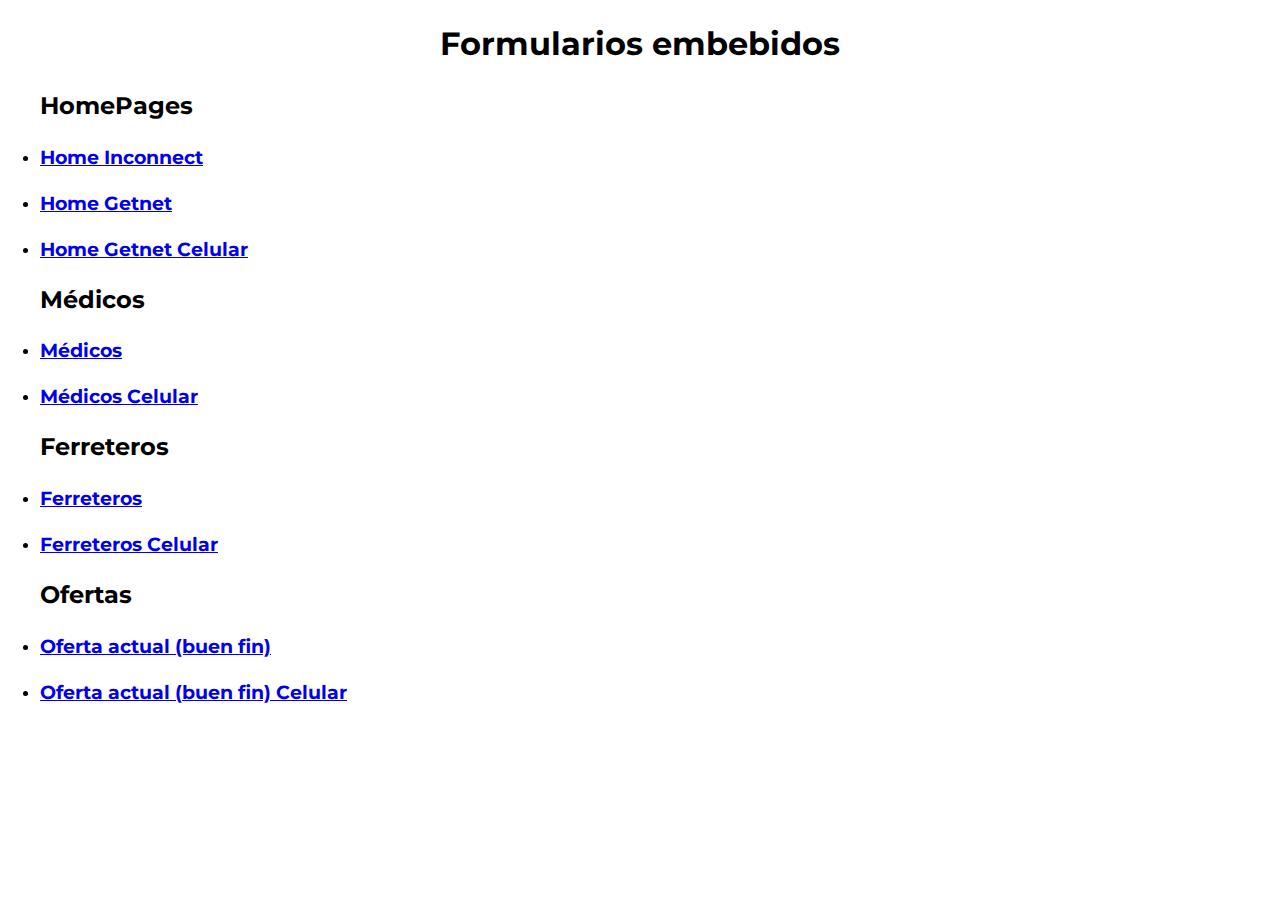
<file: index.html>
<!DOCTYPE html>
<html lang="en">
  <head>
    <meta charset="UTF-8" />
    <meta name="viewport" content="width=device-width, initial-scale=1.0" />
    <link rel="stylesheet" href="./css/style.css?v=1" />
    <title>Formualrios Inconnect</title>
  </head>
  <body>
    <center><h1>Formularios embebidos</h1></center>
    <ul>
      <h2>HomePages</h2>
      <li>
        <h3><a href="./home.html">Home Inconnect</a></h3>
      </li>
      <li>
        <h3><a href="./getnet/getnet.html">Home Getnet</a></h3>
      </li>
      <li>
        <h3><a href="./getnet/getnet_celular.html">Home Getnet Celular</a></h3>
      </li>
      <h2>Médicos</h2>
      <li>
        <h3><a href="./medicos/medicos.html">Médicos</a></h3>
      </li>
      <li>
        <h3><a href="./medicos/medicos_celular.html">Médicos Celular</a></h3>
      </li>
      <h2>Ferreteros</h2>
      <li>
        <h3><a href="./ferreteros/ferreteros.html">Ferreteros</a></h3>
      </li>
      <li>
        <h3>
          <a href="./ferreteros/ferreteros_celular.html">Ferreteros Celular</a>
        </h3>
      </li>
      <h2>Ofertas</h2>
      <li>
        <h3><a href="./ofertas/oferta.html">Oferta actual (buen fin)</a></h3>
      </li>
      <li>
        <h3>
          <a href="./ofertas/oferta_celular.html"
            >Oferta actual (buen fin) Celular</a
          >
        </h3>
      </li>
    </ul>
  </body>
</html>
</file>
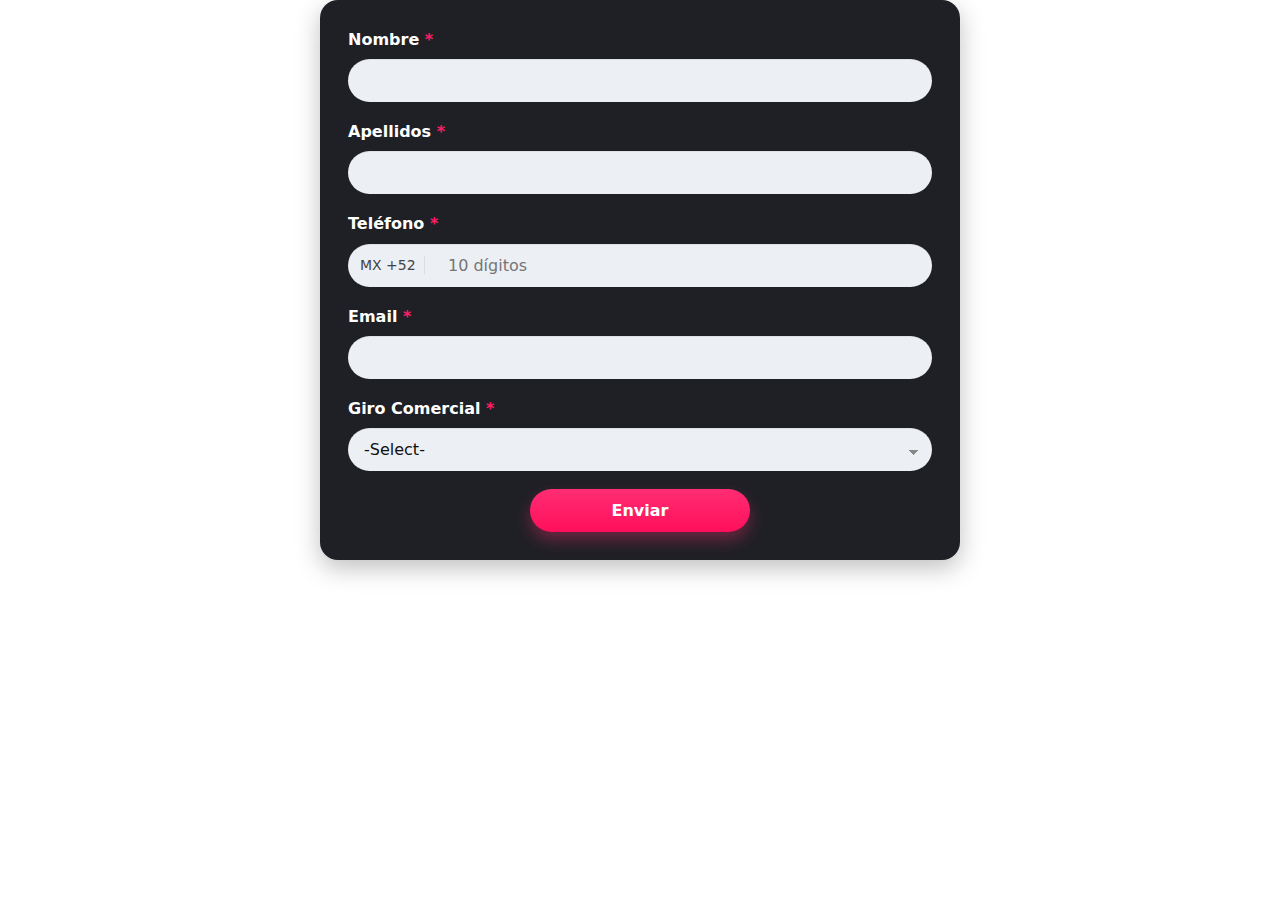
<file: home.html>
<!DOCTYPE html>
<html lang="en">
  <head>
    <meta charset="UTF-8" />
    <meta name="viewport" content="width=device-width, initial-scale=1.0" />
    <meta http-equiv="Content-type" content="text/html; charset=UTF-8" />
    <link rel="stylesheet" href="./css/style.css?v=1" />
    <title>Home</title>
  </head>
  <body>
    <div class="sf-wtl">
      <form
        class="form-card"
        action="https://webto.salesforce.com/servlet/servlet.WebToLead?encoding=UTF-8&orgId=00DHr00000FbZln"
        method="POST"
      >
        <input type="hidden" name="oid" value="00DHr00000FbZln" />
        <input
          type="hidden"
          name="retURL"
          value="https://inconnect.mx/gracias-medicos-1/"
        />

        <!-- Ocultos (no obligatorios) -->
        <!-- Fuente de leads -->
        <input
          type="hidden"
          id="00NHr00001cZCHa"
          name="00NHr00001cZCHa"
          value="Formulario Landing"
        />

        <!-- Page Name -->
        <input
          type="hidden"
          id="00NHr00001cZCGI"
          name="00NHr00001cZCGI"
          value="Página Home"
        />

        <!-- Tipo -->
        <input
          type="hidden"
          id="00NHr00001cZC5o"
          name="00NHr00001cZC5o"
          value="Nuevo"
        />

        <!-- Fase -->
        <input
          type="hidden"
          id="00NHr00001SBgoa"
          name="00NHr00001SBgoa"
          value="En la cola"
        />

        <div class="field">
          <label for="first_name">Nombre <span class="req">*</span></label>
          <input
            id="first_name"
            name="first_name"
            type="text"
            maxlength="40"
            required
            autocomplete="given-name"
          />
        </div>

        <div class="field">
          <label for="last_name">Apellidos <span class="req">*</span></label>
          <input
            id="last_name"
            name="last_name"
            type="text"
            maxlength="80"
            required
            autocomplete="family-name"
          />
        </div>

        <div class="field">
          <label for="mobile">Teléfono <span class="req">*</span></label>
          <div class="phone-wrap">
            <span class="prefix">MX +52</span>
            <input
              id="mobile"
              name="mobile"
              type="tel"
              minlength="10"
              maxlength="10"
              pattern="[0-9]{10}"
              inputmode="numeric"
              placeholder="10 dígitos"
              title="Ingresa exactamente 10 dígitos"
              required
              oninput="this.value=this.value.replace(/[^0-9]/g,'').slice(0,10)"
            />
          </div>
        </div>

        <div class="field">
          <label for="email">Email <span class="req">*</span></label>
          <input
            id="email"
            name="email"
            type="email"
            maxlength="80"
            required
            autocomplete="email"
          />
        </div>

        <div class="field">
          <label for="00NHr00001cBZIx"
            >Giro Comercial <span class="req">*</span></label
          >
          <select
            id="00NHr00001cBZIx"
            name="00NHr00001cBZIx"
            title="Giro"
            required
          >
            <option value="" disabled selected>-Select-</option>
            <option value="Agencias de Viajes">Agencias de Viajes</option>
            <option value="Aseguradoras">Aseguradoras</option>
            <option value="Beneficencia">Beneficencia</option>
            <option value="Colegios y Universidades">
              Colegios y Universidades
            </option>
            <option value="Comida Rápida">Comida Rápida</option>
            <option value="Educación Basica">Educación Basica</option>
            <option value="Entretenimiento">Entretenimiento</option>
            <option value="Farmacias">Farmacias</option>
            <option value="Telecomunicaciones">Telecomunicaciones</option>
            <option value="Gasolineras">Gasolineras</option>
            <option value="Gobierno">Gobierno</option>
            <option value="Guarderías">Guarderías</option>
            <option value="Hospitales">Hospitales</option>
            <option value="Hoteles">Hoteles</option>
            <option value="Medicos y dentistas">Medicos y dentistas</option>
            <option value="Misceláneas">Misceláneas</option>
            <option value="Otros">Otros</option>
            <option value="Peaje">Peaje</option>
            <option value="Refacciones y Ferreterías">
              Refacciones y Ferreterías
            </option>
            <option value="Renta de Autos">Renta de Autos</option>
            <option value="Restaurantes">Restaurantes</option>
            <option value="Salones de belleza">Salones de belleza</option>
            <option value="Estacionamientos">Estacionamientos</option>
            <option value="supermercados">supermercados</option>
            <option value="Transporte Aereo">Transporte Aereo</option>
            <option value="Transporte Terrestre de Pasajeros">
              Transporte Terrestre de Pasajeros
            </option>
            <option value="Ventas al detalle (Retail)">
              Ventas al detalle (Retail)
            </option>
          </select>
        </div>

        <button type="submit" class="btn-submit" formtarget="_blank">
          Enviar
        </button>
      </form>
    </div>
  </body>
</html>
</file>
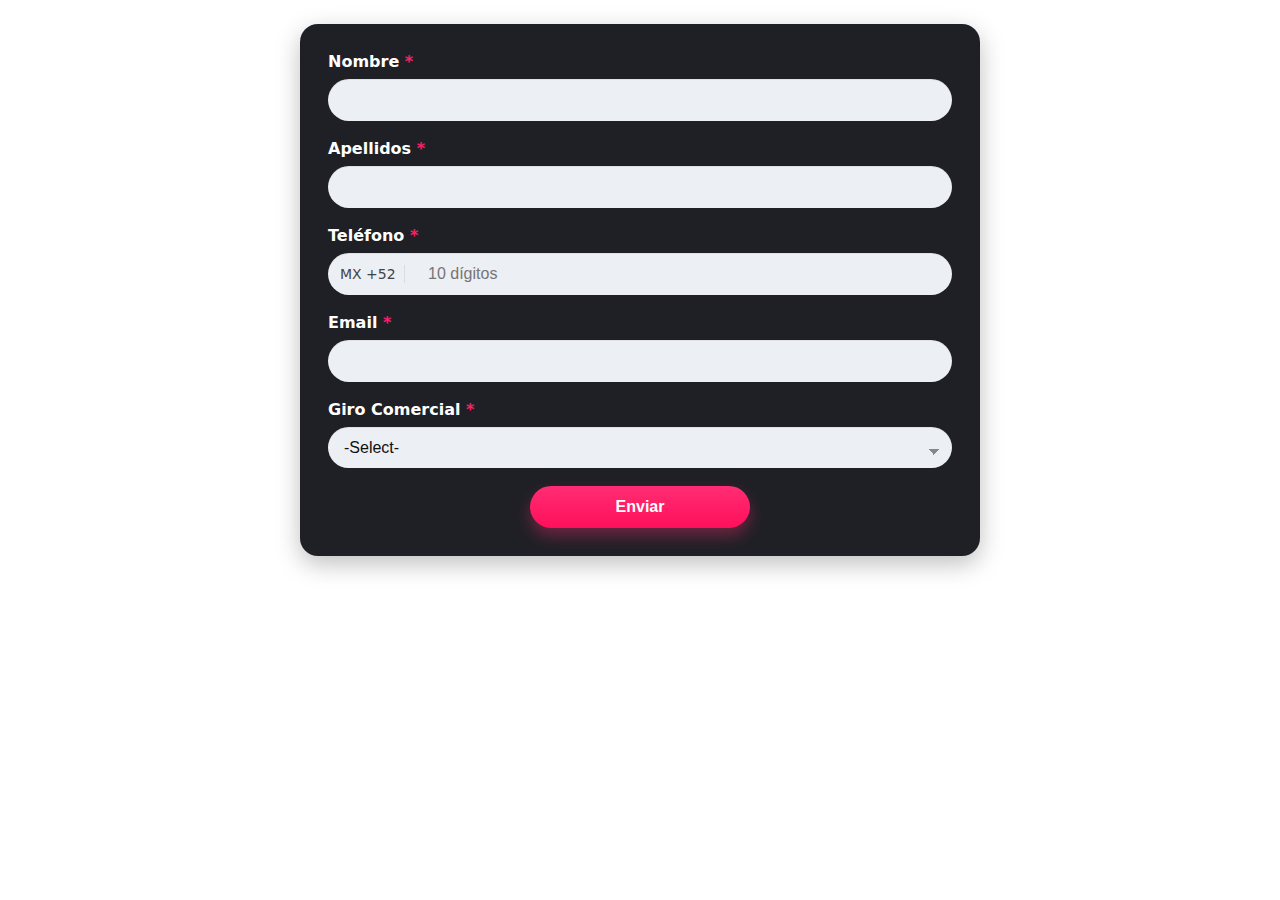
<file: medicos.html>
<!DOCTYPE html>
<html lang="en">
  <head>
    <meta charset="UTF-8" />
    <meta name="viewport" content="width=device-width, initial-scale=1.0" />
    <meta http-equiv="Content-type" content="text/html; charset=UTF-8" />
    <title>Médicos</title>
  </head>
  <body>
    <div class="sf-wtl">
      <form
        class="form-card"
        action="https://webto.salesforce.com/servlet/servlet.WebToLead?encoding=UTF-8&orgId=00DHr00000FbZln"
        method="POST"
      >
        <input type="hidden" name="oid" value="00DHr00000FbZln" />
        <input
          type="hidden"
          name="retURL"
          value="https://inconnect.mx/gracias-medicos-1/"
        />

        <!-- Ocultos (no obligatorios) -->
        <!-- Fuente de leads -->
        <input
          type="hidden"
          id="00NHr00001cZCHa"
          name="00NHr00001cZCHa"
          value="Formulario Landing"
        />

        <!-- Page Name -->
        <input
          type="hidden"
          id="00NHr00001cZCGI"
          name="00NHr00001cZCGI"
          value="Página Médicos"
        />

        <!-- Tipo -->
        <input
          type="hidden"
          id="00NHr00001cZC5o"
          name="00NHr00001cZC5o"
          value="Nuevo"
        />

        <!-- Fase -->
        <input
          type="hidden"
          id="00NHr00001SBgoa"
          name="00NHr00001SBgoa"
          value="En la cola"
        />

        <div class="field">
          <label for="first_name">Nombre <span class="req">*</span></label>
          <input
            id="first_name"
            name="first_name"
            type="text"
            maxlength="40"
            required
            autocomplete="given-name"
          />
        </div>

        <div class="field">
          <label for="last_name">Apellidos <span class="req">*</span></label>
          <input
            id="last_name"
            name="last_name"
            type="text"
            maxlength="80"
            required
            autocomplete="family-name"
          />
        </div>

        <div class="field">
          <label for="mobile">Teléfono <span class="req">*</span></label>
          <div class="phone-wrap">
            <span class="prefix">MX +52</span>
            <input
              id="mobile"
              name="mobile"
              type="tel"
              minlength="10"
              maxlength="10"
              pattern="[0-9]{10}"
              inputmode="numeric"
              placeholder="10 dígitos"
              title="Ingresa exactamente 10 dígitos"
              required
              oninput="this.value=this.value.replace(/[^0-9]/g,'').slice(0,10)"
            />
          </div>
        </div>

        <div class="field">
          <label for="email">Email <span class="req">*</span></label>
          <input
            id="email"
            name="email"
            type="email"
            maxlength="80"
            required
            autocomplete="email"
          />
        </div>

        <div class="field">
          <label for="00NHr00001cBZIx"
            >Giro Comercial <span class="req">*</span></label
          >
          <select
            id="00NHr00001cBZIx"
            name="00NHr00001cBZIx"
            title="Giro"
            required
          >
            <option value="" disabled selected>-Select-</option>
            <option value="Agencias de Viajes">Agencias de Viajes</option>
            <option value="Aseguradoras">Aseguradoras</option>
            <option value="Beneficencia">Beneficencia</option>
            <option value="Colegios y Universidades">
              Colegios y Universidades
            </option>
            <option value="Comida Rápida">Comida Rápida</option>
            <option value="Educación Basica">Educación Basica</option>
            <option value="Entretenimiento">Entretenimiento</option>
            <option value="Farmacias">Farmacias</option>
            <option value="Telecomunicaciones">Telecomunicaciones</option>
            <option value="Gasolineras">Gasolineras</option>
            <option value="Gobierno">Gobierno</option>
            <option value="Guarderías">Guarderías</option>
            <option value="Hospitales">Hospitales</option>
            <option value="Hoteles">Hoteles</option>
            <option value="Medicos y dentistas">Medicos y dentistas</option>
            <option value="Misceláneas">Misceláneas</option>
            <option value="Otros">Otros</option>
            <option value="Peaje">Peaje</option>
            <option value="Refacciones y Ferreterías">
              Refacciones y Ferreterías
            </option>
            <option value="Renta de Autos">Renta de Autos</option>
            <option value="Restaurantes">Restaurantes</option>
            <option value="Salones de belleza">Salones de belleza</option>
            <option value="Estacionamientos">Estacionamientos</option>
            <option value="supermercados">supermercados</option>
            <option value="Transporte Aereo">Transporte Aereo</option>
            <option value="Transporte Terrestre de Pasajeros">
              Transporte Terrestre de Pasajeros
            </option>
            <option value="Ventas al detalle (Retail)">
              Ventas al detalle (Retail)
            </option>
          </select>
        </div>

        <button type="submit" class="btn-submit" formtarget="_blank">Enviar</button>
      </form>
    </div>

    <style>
      /* ===== Fix principal: nada se sale del ancho ===== */
      .sf-wtl,
      .sf-wtl *,
      .sf-wtl *::before,
      .sf-wtl *::after {
        box-sizing: border-box;
      }

      .sf-wtl {
        font-family: system-ui, -apple-system, Segoe UI, Roboto, Arial,
          sans-serif;
      }
      .sf-wtl .form-card {
        width: min(100%, 640px);
        margin: 24px auto;
        background: #1f2026;
        color: #fff;
        padding: clamp(16px, 3.2vw, 28px);
        border-radius: clamp(14px, 3vw, 18px);
        box-shadow: 0 8px 24px rgba(0, 0, 0, 0.25);
        overflow: hidden; /* recorta cualquier pixel rebelde */
      }

      .sf-wtl .field {
        margin-bottom: 18px;
      }
      .sf-wtl label {
        display: block;
        font-weight: 600;
        margin-bottom: 8px;
        color: #fff;
      }
      .sf-wtl .req {
        color: #ff1e66;
      }

      .sf-wtl input[type="text"],
      .sf-wtl input[type="email"],
      .sf-wtl input[type="tel"],
      .sf-wtl select {
        display: block;
        width: 100%;
        max-width: 100%;
        border: none;
        outline: none;
        background: #eceff3;
        color: #111;
        padding: clamp(11px, 2.4vw, 12px) clamp(14px, 3vw, 16px);
        border-radius: 999px;
        font-size: clamp(15px, 2.6vw, 16px);
        box-shadow: inset 0 1px 0 rgba(0, 0, 0, 0.06);
      }

      .sf-wtl select {
        appearance: none;
        background-image: linear-gradient(45deg, transparent 50%, #888 50%),
          linear-gradient(135deg, #888 50%, transparent 50%);
        background-position: calc(100% - 18px) calc(1em + 6px),
          calc(100% - 13px) calc(1em + 6px);
        background-size: 6px 6px, 6px 6px;
        background-repeat: no-repeat;
        padding-right: 40px;
      }

      .sf-wtl input:focus,
      .sf-wtl select:focus {
        box-shadow: 0 0 0 3px rgba(255, 30, 102, 0.3);
      }

      /* Teléfono */
      .sf-wtl .phone-wrap {
        position: relative;
        width: 100%;
      }
      .sf-wtl .phone-wrap .prefix {
        position: absolute;
        left: 12px;
        top: 50%;
        transform: translateY(-50%);
        font-size: clamp(12px, 2.6vw, 14px);
        color: #444;
        background: #eceff3;
        padding: 2px 8px 2px 0;
        border-right: 1px solid rgba(0, 0, 0, 0.08);
        line-height: 1;
        pointer-events: none;
        border-radius: 999px 0 0 999px; /* mejor integración visual */
      }
      .sf-wtl .phone-wrap input {
        padding-left: clamp(74px, 18vw, 100px); /* espacio para el prefijo */
      }

      /* Botón */
      .sf-wtl .btn-submit {
        display: block;
        width: clamp(160px, 40%, 220px);
        margin: 12px auto 0;
        border: none;
        cursor: pointer;
        padding: 12px 22px;
        border-radius: 999px;
        font-weight: 700;
        font-size: 16px;
        color: #fff;
        background: linear-gradient(180deg, #ff2d74, #ff0f5b);
        box-shadow: 0 8px 16px rgba(255, 47, 112, 0.35);
        transition: transform 0.06s ease, box-shadow 0.2s ease, filter 0.2s ease;
      }
      .sf-wtl .btn-submit:hover {
        filter: brightness(1.05);
      }
      .sf-wtl .btn-submit:active {
        transform: translateY(1px);
        box-shadow: 0 6px 12px rgba(255, 47, 112, 0.28);
      }

      /* Breakpoints */
      @media (max-width: 480px) {
        .sf-wtl .form-card {
          margin: 16px;
        }
        .sf-wtl .btn-submit {
          width: 100%;
        }
        .sf-wtl .phone-wrap input {
          padding-left: 74px;
        }
      }
      @media (min-width: 900px) {
        .sf-wtl .form-card {
          width: min(100%, 680px);
        }
      }
    </style>
  </body>
</html>
</file>
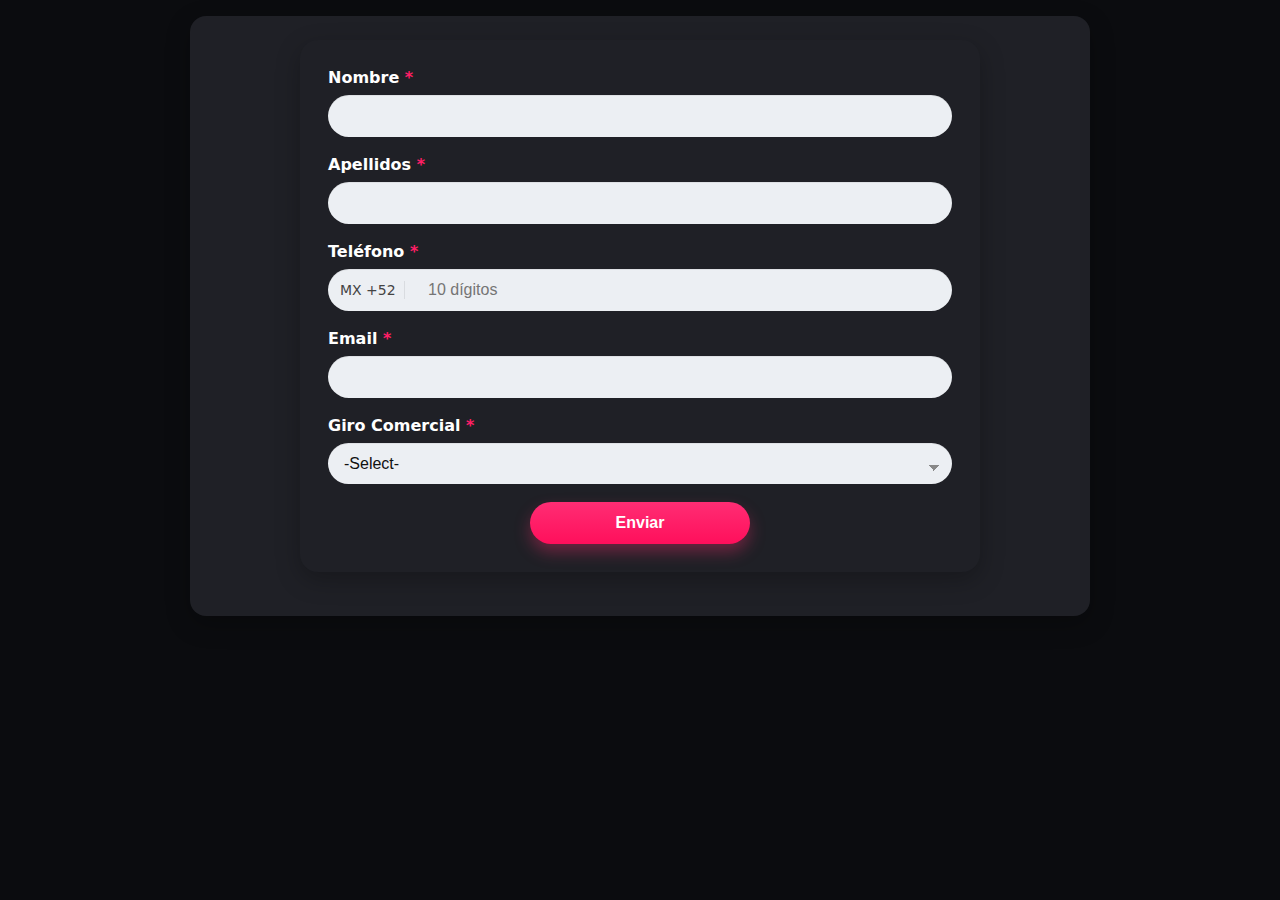
<file: medicos_iframe.html>
<!DOCTYPE html>
<html lang="es">
<head>
  <meta charset="utf-8">
  <meta name="viewport" content="width=device-width, initial-scale=1">
  <title>Embed (srcdoc) - Médicos</title>
  <style>
    body{margin:0;background:#0b0c0f}
    .embed-wrap{max-width:900px;margin:0 auto;padding:16px}
    iframe{width:100%;border:0;border-radius:16px;background:#1f2026;box-shadow:0 8px 24px rgba(0,0,0,.25)}
  </style>
</head>
<body>
  <div class="embed-wrap">
    <iframe id="leadFrame" srcdoc="&lt;!DOCTYPE html&gt; &lt;html lang=&quot;en&quot;&gt; &lt;head&gt; &lt;meta charset=&quot;UTF-8&quot; /&gt; &lt;meta name=&quot;viewport&quot; content=&quot;width=device-width, initial-scale=1.0&quot; /&gt; &lt;meta http-equiv=&quot;Content-type&quot; content=&quot;text/html; charset=UTF-8&quot; /&gt; &lt;title&gt;Document&lt;/title&gt; &lt;/head&gt; &lt;body&gt; &lt;!-- ---------------------------------------------------------------------- --&gt; &lt;!-- NOTE: Web-to-Lead Form (actualizado) --&gt; &lt;!-- ---------------------------------------------------------------------- --&gt; &lt;!-- === CONTENEDOR (para aislar estilos) === --&gt; &lt;div class=&quot;sf-wtl&quot;&gt; &lt;form class=&quot;form-card&quot; action=&quot;https://webto.salesforce.com/servlet/servlet.WebToLead?encoding=UTF-8&amp;orgId=00DHr00000FbZln&quot; method=&quot;POST&quot; &gt; &lt;input type=&quot;hidden&quot; name=&quot;oid&quot; value=&quot;00DHr00000FbZln&quot; /&gt; &lt;input type=&quot;hidden&quot; name=&quot;retURL&quot; value=&quot;https://inconnect.mx/gracias-medicos-1/&quot; /&gt; &lt;!-- Ocultos (no obligatorios) --&gt; &lt;input type=&quot;hidden&quot; id=&quot;00NHr00001cZCHa&quot; name=&quot;00NHr00001cZCHa&quot; value=&quot;Meta&quot; /&gt; &lt;input type=&quot;hidden&quot; id=&quot;00NHr00001cZCGI&quot; name=&quot;00NHr00001cZCGI&quot; value=&quot;Página Médicos&quot; /&gt; &lt;div class=&quot;field&quot;&gt; &lt;label for=&quot;first_name&quot;&gt;Nombre &lt;span class=&quot;req&quot;&gt;*&lt;/span&gt;&lt;/label&gt; &lt;input id=&quot;first_name&quot; name=&quot;first_name&quot; type=&quot;text&quot; maxlength=&quot;40&quot; required autocomplete=&quot;given-name&quot; /&gt; &lt;/div&gt; &lt;div class=&quot;field&quot;&gt; &lt;label for=&quot;last_name&quot;&gt;Apellidos &lt;span class=&quot;req&quot;&gt;*&lt;/span&gt;&lt;/label&gt; &lt;input id=&quot;last_name&quot; name=&quot;last_name&quot; type=&quot;text&quot; maxlength=&quot;80&quot; required autocomplete=&quot;family-name&quot; /&gt; &lt;/div&gt; &lt;div class=&quot;field&quot;&gt; &lt;label for=&quot;mobile&quot;&gt;Teléfono &lt;span class=&quot;req&quot;&gt;*&lt;/span&gt;&lt;/label&gt; &lt;div class=&quot;phone-wrap&quot;&gt; &lt;span class=&quot;prefix&quot;&gt;MX +52&lt;/span&gt; &lt;input id=&quot;mobile&quot; name=&quot;mobile&quot; type=&quot;tel&quot; minlength=&quot;10&quot; maxlength=&quot;10&quot; pattern=&quot;[0-9]{10}&quot; inputmode=&quot;numeric&quot; placeholder=&quot;10 dígitos&quot; title=&quot;Ingresa exactamente 10 dígitos&quot; required oninput=&quot;this.value=this.value.replace(/[^0-9]/g,&#x27;&#x27;).slice(0,10)&quot; /&gt; &lt;/div&gt; &lt;/div&gt; &lt;div class=&quot;field&quot;&gt; &lt;label for=&quot;email&quot;&gt;Email &lt;span class=&quot;req&quot;&gt;*&lt;/span&gt;&lt;/label&gt; &lt;input id=&quot;email&quot; name=&quot;email&quot; type=&quot;email&quot; maxlength=&quot;80&quot; required autocomplete=&quot;email&quot; /&gt; &lt;/div&gt; &lt;div class=&quot;field&quot;&gt; &lt;label for=&quot;00NHr00001cBZIx&quot; &gt;Giro Comercial &lt;span class=&quot;req&quot;&gt;*&lt;/span&gt;&lt;/label &gt; &lt;select id=&quot;00NHr00001cBZIx&quot; name=&quot;00NHr00001cBZIx&quot; title=&quot;Giro&quot; required &gt; &lt;option value=&quot;&quot; disabled selected&gt;-Select-&lt;/option&gt; &lt;option value=&quot;Agencias de Viajes&quot;&gt;Agencias de Viajes&lt;/option&gt; &lt;option value=&quot;Aseguradoras&quot;&gt;Aseguradoras&lt;/option&gt; &lt;option value=&quot;Beneficencia&quot;&gt;Beneficencia&lt;/option&gt; &lt;option value=&quot;Colegios y Universidades&quot;&gt; Colegios y Universidades &lt;/option&gt; &lt;option value=&quot;Comida Rápida&quot;&gt;Comida Rápida&lt;/option&gt; &lt;option value=&quot;Educación Basica&quot;&gt;Educación Basica&lt;/option&gt; &lt;option value=&quot;Entretenimiento&quot;&gt;Entretenimiento&lt;/option&gt; &lt;option value=&quot;Farmacias&quot;&gt;Farmacias&lt;/option&gt; &lt;option value=&quot;Telecomunicaciones&quot;&gt;Telecomunicaciones&lt;/option&gt; &lt;option value=&quot;Gasolineras&quot;&gt;Gasolineras&lt;/option&gt; &lt;option value=&quot;Gobierno&quot;&gt;Gobierno&lt;/option&gt; &lt;option value=&quot;Guarderías&quot;&gt;Guarderías&lt;/option&gt; &lt;option value=&quot;Hospitales&quot;&gt;Hospitales&lt;/option&gt; &lt;option value=&quot;Hoteles&quot;&gt;Hoteles&lt;/option&gt; &lt;option value=&quot;Medicos y dentistas&quot;&gt;Medicos y dentistas&lt;/option&gt; &lt;option value=&quot;Misceláneas&quot;&gt;Misceláneas&lt;/option&gt; &lt;option value=&quot;Otros&quot;&gt;Otros&lt;/option&gt; &lt;option value=&quot;Peaje&quot;&gt;Peaje&lt;/option&gt; &lt;option value=&quot;Refacciones y Ferreterías&quot;&gt; Refacciones y Ferreterías &lt;/option&gt; &lt;option value=&quot;Renta de Autos&quot;&gt;Renta de Autos&lt;/option&gt; &lt;option value=&quot;Restaurantes&quot;&gt;Restaurantes&lt;/option&gt; &lt;option value=&quot;Salones de belleza&quot;&gt;Salones de belleza&lt;/option&gt; &lt;option value=&quot;Estacionamientos&quot;&gt;Estacionamientos&lt;/option&gt; &lt;option value=&quot;supermercados&quot;&gt;supermercados&lt;/option&gt; &lt;option value=&quot;Transporte Aereo&quot;&gt;Transporte Aereo&lt;/option&gt; &lt;option value=&quot;Transporte Terrestre de Pasajeros&quot;&gt; Transporte Terrestre de Pasajeros &lt;/option&gt; &lt;option value=&quot;Ventas al detalle (Retail)&quot;&gt; Ventas al detalle (Retail) &lt;/option&gt; &lt;/select&gt; &lt;/div&gt; &lt;button type=&quot;submit&quot; class=&quot;btn-submit&quot;&gt;Enviar&lt;/button&gt; &lt;/form&gt; &lt;/div&gt; &lt;style&gt; /* ===== Fix principal: nada se sale del ancho ===== */ .sf-wtl, .sf-wtl *, .sf-wtl *::before, .sf-wtl *::after { box-sizing: border-box; } .sf-wtl { font-family: system-ui, -apple-system, Segoe UI, Roboto, Arial, sans-serif; } .sf-wtl .form-card { width: min(100%, 640px); margin: 24px auto; background: #1f2026; color: #fff; padding: clamp(16px, 3.2vw, 28px); border-radius: clamp(14px, 3vw, 18px); box-shadow: 0 8px 24px rgba(0, 0, 0, 0.25); overflow: hidden; /* recorta cualquier pixel rebelde */ } .sf-wtl .field { margin-bottom: 18px; } .sf-wtl label { display: block; font-weight: 600; margin-bottom: 8px; color: #fff; } .sf-wtl .req { color: #ff1e66; } .sf-wtl input[type=&quot;text&quot;], .sf-wtl input[type=&quot;email&quot;], .sf-wtl input[type=&quot;tel&quot;], .sf-wtl select { display: block; width: 100%; max-width: 100%; border: none; outline: none; background: #eceff3; color: #111; padding: clamp(11px, 2.4vw, 12px) clamp(14px, 3vw, 16px); border-radius: 999px; font-size: clamp(15px, 2.6vw, 16px); box-shadow: inset 0 1px 0 rgba(0, 0, 0, 0.06); } .sf-wtl select { appearance: none; background-image: linear-gradient(45deg, transparent 50%, #888 50%), linear-gradient(135deg, #888 50%, transparent 50%); background-position: calc(100% - 18px) calc(1em + 6px), calc(100% - 13px) calc(1em + 6px); background-size: 6px 6px, 6px 6px; background-repeat: no-repeat; padding-right: 40px; } .sf-wtl input:focus, .sf-wtl select:focus { box-shadow: 0 0 0 3px rgba(255, 30, 102, 0.3); } /* Teléfono */ .sf-wtl .phone-wrap { position: relative; width: 100%; } .sf-wtl .phone-wrap .prefix { position: absolute; left: 12px; top: 50%; transform: translateY(-50%); font-size: clamp(12px, 2.6vw, 14px); color: #444; background: #eceff3; padding: 2px 8px 2px 0; border-right: 1px solid rgba(0, 0, 0, 0.08); line-height: 1; pointer-events: none; border-radius: 999px 0 0 999px; /* mejor integración visual */ } .sf-wtl .phone-wrap input { padding-left: clamp(74px, 18vw, 100px); /* espacio para el prefijo */ } /* Botón */ .sf-wtl .btn-submit { display: block; width: clamp(160px, 40%, 220px); margin: 12px auto 0; border: none; cursor: pointer; padding: 12px 22px; border-radius: 999px; font-weight: 700; font-size: 16px; color: #fff; background: linear-gradient(180deg, #ff2d74, #ff0f5b); box-shadow: 0 8px 16px rgba(255, 47, 112, 0.35); transition: transform 0.06s ease, box-shadow 0.2s ease, filter 0.2s ease; } .sf-wtl .btn-submit:hover { filter: brightness(1.05); } .sf-wtl .btn-submit:active { transform: translateY(1px); box-shadow: 0 6px 12px rgba(255, 47, 112, 0.28); } /* Breakpoints */ @media (max-width: 480px) { .sf-wtl .form-card { margin: 16px; } .sf-wtl .btn-submit { width: 100%; } .sf-wtl .phone-wrap input { padding-left: 74px; } } @media (min-width: 900px) { .sf-wtl .form-card { width: min(100%, 680px); } } &lt;/style&gt; &lt;/body&gt; &lt;/html&gt;" loading="lazy"></iframe>
  </div>
  <script>
    (function(){ 
      var fr = document.getElementById('leadFrame');
      function resize(){ 
        try{ 
          var d = fr.contentWindow.document;
          fr.style.height = Math.max(600, d.documentElement.scrollHeight || d.body.scrollHeight || 0) + 'px';
        }catch(e){ fr.style.height = '900px'; }
      }
      fr.addEventListener('load', resize);
      window.addEventListener('resize', resize);
      // re-check a few times in case fonts/styles load late
      var i=0; var iv = setInterval(function(){ resize(); if(++i>10) clearInterval(iv); }, 300);
    })();
  </script>
</body>
</html>
</file>
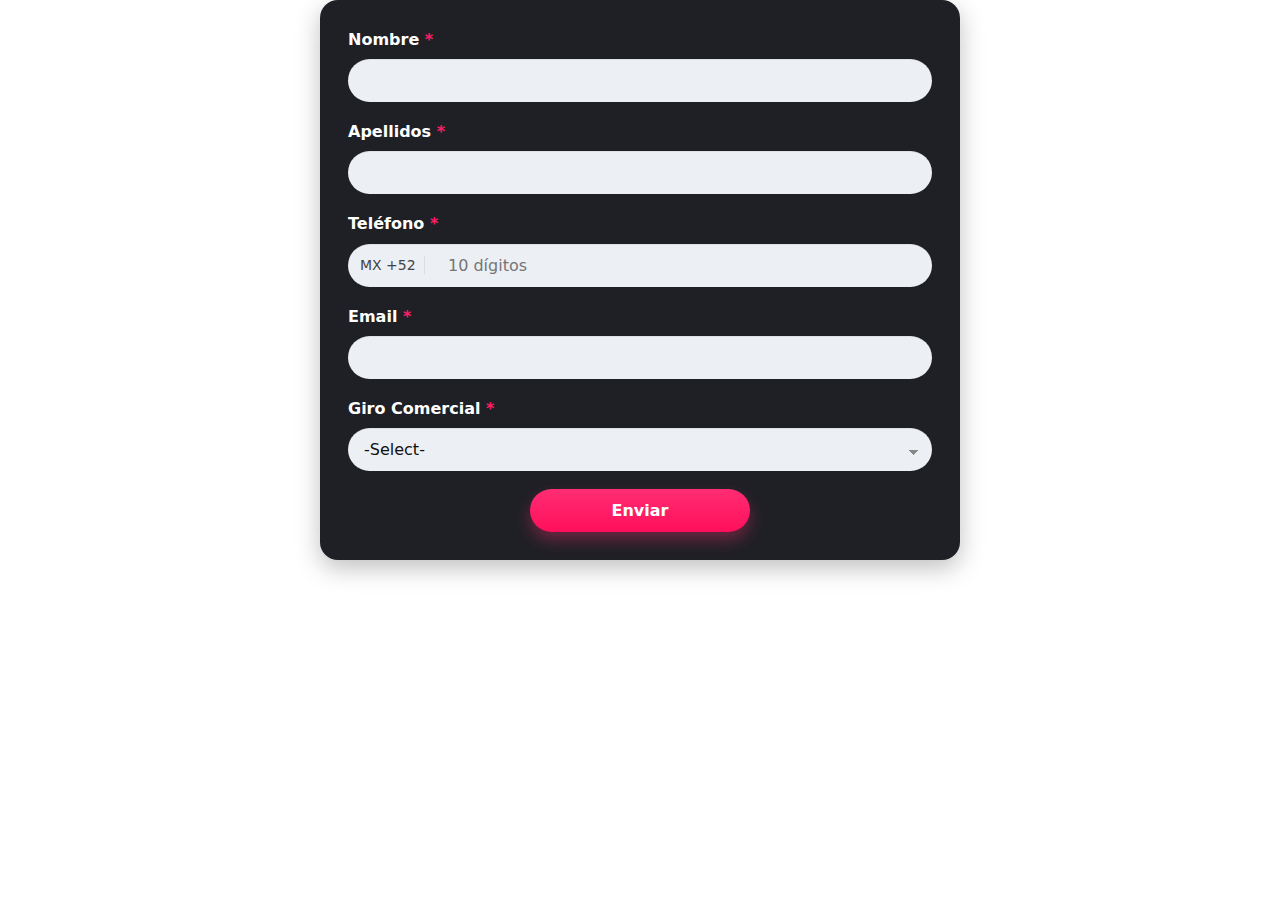
<file: ferreteros/ferreteros.html>
<!DOCTYPE html>
<html lang="en">
  <head>
    <meta charset="UTF-8" />
    <meta name="viewport" content="width=device-width, initial-scale=1.0" />
    <meta http-equiv="Content-type" content="text/html; charset=UTF-8" />
    <link rel="stylesheet" href="../css/style.css?v=1" />
    <title>Ferreteros</title>
  </head>
  <body>
    <div class="sf-wtl">
      <form
        class="form-card"
        action="https://webto.salesforce.com/servlet/servlet.WebToLead?encoding=UTF-8&orgId=00DHr00000FbZln"
        method="POST"
      >
        <input type="hidden" name="oid" value="00DHr00000FbZln" />
        <input
          type="hidden"
          name="retURL"
          value="https://inconnect.mx/gracias-medicos-1/"
        />

        <!-- Ocultos (no obligatorios) -->
        <!-- Fuente de leads -->
        <input
          type="hidden"
          id="00NHr00001cZCHa"
          name="00NHr00001cZCHa"
          value="Formulario Landing"
        />

        <!-- Page Name -->
        <input
          type="hidden"
          id="00NHr00001cZCGI"
          name="00NHr00001cZCGI"
          value="Página Ferreteros"
        />

        <!-- Tipo -->
        <input
          type="hidden"
          id="00NHr00001cZC5o"
          name="00NHr00001cZC5o"
          value="Nuevo"
        />

        <!-- Fase -->
        <input
          type="hidden"
          id="00NHr00001SBgoa"
          name="00NHr00001SBgoa"
          value="En la cola"
        />

        <div class="field">
          <label for="first_name">Nombre <span class="req">*</span></label>
          <input
            id="first_name"
            name="first_name"
            type="text"
            maxlength="40"
            required
            autocomplete="given-name"
          />
        </div>

        <div class="field">
          <label for="last_name">Apellidos <span class="req">*</span></label>
          <input
            id="last_name"
            name="last_name"
            type="text"
            maxlength="80"
            required
            autocomplete="family-name"
          />
        </div>

        <div class="field">
          <label for="mobile">Teléfono <span class="req">*</span></label>
          <div class="phone-wrap">
            <span class="prefix">MX +52</span>
            <input
              id="mobile"
              name="mobile"
              type="tel"
              minlength="10"
              maxlength="10"
              pattern="[0-9]{10}"
              inputmode="numeric"
              placeholder="10 dígitos"
              title="Ingresa exactamente 10 dígitos"
              required
              oninput="this.value=this.value.replace(/[^0-9]/g,'').slice(0,10)"
            />
          </div>
        </div>

        <div class="field">
          <label for="email">Email <span class="req">*</span></label>
          <input
            id="email"
            name="email"
            type="email"
            maxlength="80"
            required
            autocomplete="email"
          />
        </div>

        <div class="field">
          <label for="00NHr00001cBZIx"
            >Giro Comercial <span class="req">*</span></label
          >
          <select
            id="00NHr00001cBZIx"
            name="00NHr00001cBZIx"
            title="Giro"
            required
          >
            <option value="" disabled selected>-Select-</option>
            <option value="Agencias de Viajes">Agencias de Viajes</option>
            <option value="Aseguradoras">Aseguradoras</option>
            <option value="Beneficencia">Beneficencia</option>
            <option value="Colegios y Universidades">
              Colegios y Universidades
            </option>
            <option value="Comida Rápida">Comida Rápida</option>
            <option value="Educación Basica">Educación Basica</option>
            <option value="Entretenimiento">Entretenimiento</option>
            <option value="Farmacias">Farmacias</option>
            <option value="Telecomunicaciones">Telecomunicaciones</option>
            <option value="Gasolineras">Gasolineras</option>
            <option value="Gobierno">Gobierno</option>
            <option value="Guarderías">Guarderías</option>
            <option value="Hospitales">Hospitales</option>
            <option value="Hoteles">Hoteles</option>
            <option value="Medicos y dentistas">Medicos y dentistas</option>
            <option value="Misceláneas">Misceláneas</option>
            <option value="Otros">Otros</option>
            <option value="Peaje">Peaje</option>
            <option value="Refacciones y Ferreterías">
              Refacciones y Ferreterías
            </option>
            <option value="Renta de Autos">Renta de Autos</option>
            <option value="Restaurantes">Restaurantes</option>
            <option value="Salones de belleza">Salones de belleza</option>
            <option value="Estacionamientos">Estacionamientos</option>
            <option value="supermercados">supermercados</option>
            <option value="Transporte Aereo">Transporte Aereo</option>
            <option value="Transporte Terrestre de Pasajeros">
              Transporte Terrestre de Pasajeros
            </option>
            <option value="Ventas al detalle (Retail)">
              Ventas al detalle (Retail)
            </option>
          </select>
        </div>

        <button type="submit" class="btn-submit" formtarget="_blank">
          Enviar
        </button>
      </form>
    </div>
  </body>
</html>
</file>
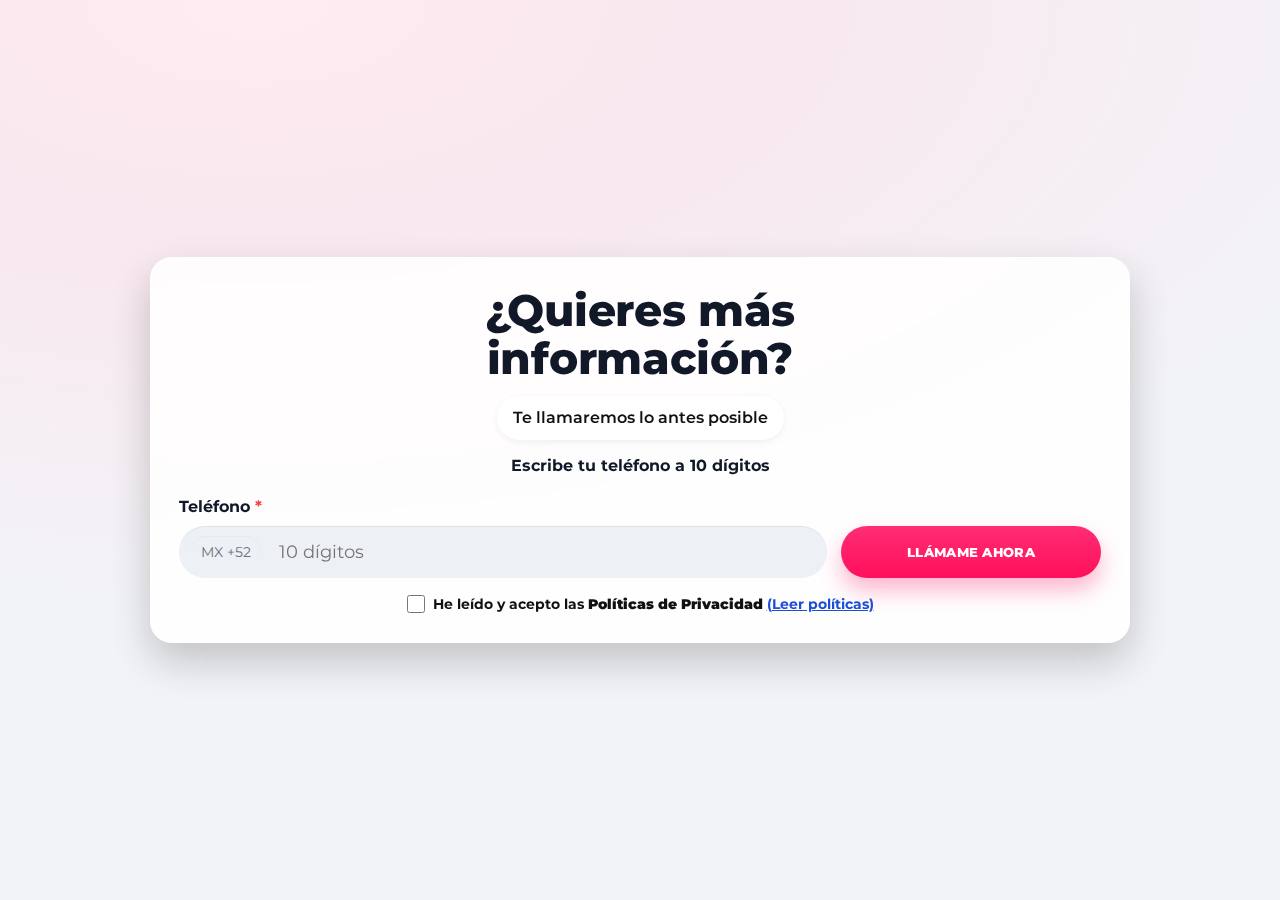
<file: ferreteros/ferreteros_celular.html>
<!DOCTYPE html>
<html lang="es">
  <head>
    <meta charset="UTF-8" />
    <meta name="viewport" content="width=device-width, initial-scale=1.0" />
    <meta http-equiv="Content-type" content="text/html; charset=UTF-8" />
    <link rel="stylesheet" href="../css/style_celular.css?v=1" />
    <title>Ferreteros — Celular</title>
  </head>
  <body>
    <!-- Pon aquí tu imagen si quieres (GitHub Pages, CDN, etc.) -->
    <!-- Ejemplo: style="--hero: url('https://tu-dominio/img/medicos-bg.jpg')" -->
    <div class="hero" style="">
      <div class="sf-wtl">
        <form
          class="form-card"
          action="https://webto.salesforce.com/servlet/servlet.WebToLead?encoding=UTF-8&orgId=00DHr00000FbZln"
          method="POST"
        >
          <!-- Título + subtítulos -->
          <h1 class="title">¿Quieres más<br />información?</h1>
          <div style="text-align: center">
            <span class="badge">Te llamaremos lo antes posible</span>
          </div>
          <p class="lead">Escribe tu teléfono a 10 dígitos</p>

          <!-- Requeridos por SF -->
          <input type="hidden" name="oid" value="00DHr00000FbZln" />
          <input
            type="hidden"
            name="retURL"
            value="https://inconnect.mx/gracias-medicos-1/"
          />

          <!-- Ocultos (no obligatorios) -->
          <input
            type="hidden"
            id="00NHr00001cZCHa"
            name="00NHr00001cZCHa"
            value="Formulario Landing"
          />
          <input
            type="hidden"
            id="00NHr00001cZCGI"
            name="00NHr00001cZCGI"
            value="Página Ferreteros Celular"
          />
          <input
            type="hidden"
            id="00NHr00001cZC5o"
            name="00NHr00001cZC5o"
            value="Nuevo"
          />
          <input
            type="hidden"
            id="00NHr00001SBgoa"
            name="00NHr00001SBgoa"
            value="En la cola"
          />

          <!-- Fila: Teléfono + Botón -->
          <!-- Teléfono + botón (label fuera de la fila) -->
          <div class="field">
            <label for="mobile">Teléfono <span class="req">*</span></label>

            <div class="controls-row">
              <div class="phone-wrap">
                <span class="prefix">MX +52</span>
                <input
                  id="mobile"
                  name="mobile"
                  type="tel"
                  minlength="10"
                  maxlength="10"
                  pattern="[0-9]{10}"
                  inputmode="numeric"
                  placeholder="10 dígitos"
                  title="Ingresa exactamente 10 dígitos"
                  required
                  oninput="this.value=this.value.replace(/[^0-9]/g,'').slice(0,10)"
                />
              </div>

              <button type="submit" class="btn-submit" formtarget="_blank">
                LLÁMAME AHORA
              </button>
            </div>
          </div>

          <!-- Consentimiento -->
          <label class="consent">
            <input type="checkbox" name="intereses" value="Acepto" required />
            <span
              >He leído y acepto las <strong>Políticas de Privacidad</strong>
              <a
                href="https://getnet.inconnect.mx/aviso-de-privacidad/"
                target="_blank"
                rel="noopener"
              >
                (Leer políticas)</a
              >
            </span>
          </label>
        </form>
      </div>
    </div>
  </body>
</html>
</file>
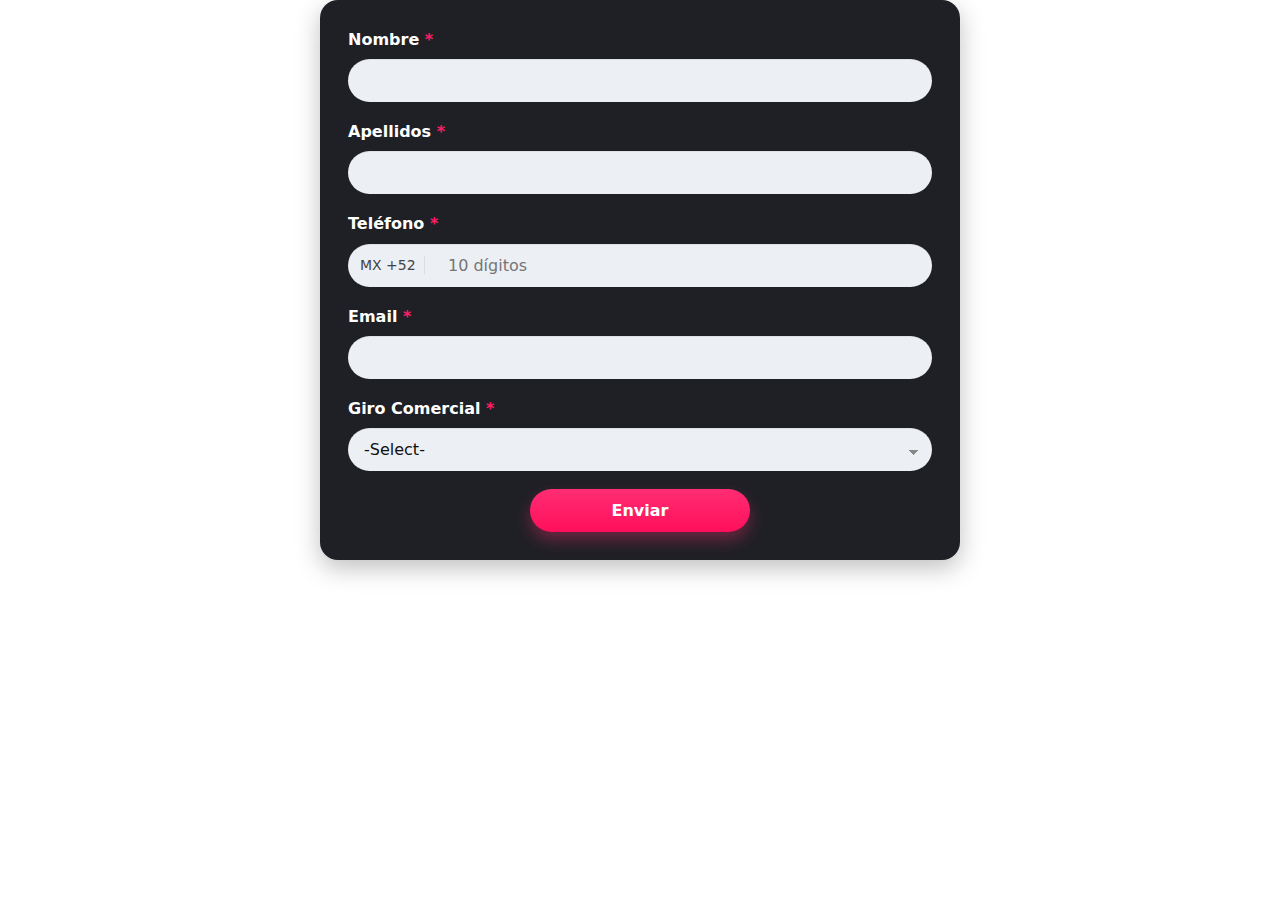
<file: getnet/getnet.html>
<!DOCTYPE html>
<html lang="en">
  <head>
    <meta charset="UTF-8" />
    <meta name="viewport" content="width=device-width, initial-scale=1.0" />
    <meta http-equiv="Content-type" content="text/html; charset=UTF-8" />
    <link rel="stylesheet" href="../css/style.css?v=1" />
    <title>GetNet</title>
  </head>
  <body>
    <div class="sf-wtl">
      <form
        class="form-card"
        action="https://webto.salesforce.com/servlet/servlet.WebToLead?encoding=UTF-8&orgId=00DHr00000FbZln"
        method="POST"
      >
        <input type="hidden" name="oid" value="00DHr00000FbZln" />
        <input
          type="hidden"
          name="retURL"
          value="https://inconnect.mx/gracias-medicos-1/"
        />

        <!-- Ocultos (no obligatorios) -->
        <!-- Fuente de leads -->
        <input
          type="hidden"
          id="00NHr00001cZCHa"
          name="00NHr00001cZCHa"
          value="Formulario Landing"
        />

        <!-- Page Name -->
        <input
          type="hidden"
          id="00NHr00001cZCGI"
          name="00NHr00001cZCGI"
          value="Página GetNet Home"
        />

        <!-- Tipo -->
        <input
          type="hidden"
          id="00NHr00001cZC5o"
          name="00NHr00001cZC5o"
          value="Nuevo"
        />

        <!-- Fase -->
        <input
          type="hidden"
          id="00NHr00001SBgoa"
          name="00NHr00001SBgoa"
          value="En la cola"
        />

        <div class="field">
          <label for="first_name">Nombre <span class="req">*</span></label>
          <input
            id="first_name"
            name="first_name"
            type="text"
            maxlength="40"
            required
            autocomplete="given-name"
          />
        </div>

        <div class="field">
          <label for="last_name">Apellidos <span class="req">*</span></label>
          <input
            id="last_name"
            name="last_name"
            type="text"
            maxlength="80"
            required
            autocomplete="family-name"
          />
        </div>

        <div class="field">
          <label for="mobile">Teléfono <span class="req">*</span></label>
          <div class="phone-wrap">
            <span class="prefix">MX +52</span>
            <input
              id="mobile"
              name="mobile"
              type="tel"
              minlength="10"
              maxlength="10"
              pattern="[0-9]{10}"
              inputmode="numeric"
              placeholder="10 dígitos"
              title="Ingresa exactamente 10 dígitos"
              required
              oninput="this.value=this.value.replace(/[^0-9]/g,'').slice(0,10)"
            />
          </div>
        </div>

        <div class="field">
          <label for="email">Email <span class="req">*</span></label>
          <input
            id="email"
            name="email"
            type="email"
            maxlength="80"
            required
            autocomplete="email"
          />
        </div>

        <div class="field">
          <label for="00NHr00001cBZIx"
            >Giro Comercial <span class="req">*</span></label
          >
          <select
            id="00NHr00001cBZIx"
            name="00NHr00001cBZIx"
            title="Giro"
            required
          >
            <option value="" disabled selected>-Select-</option>
            <option value="Agencias de Viajes">Agencias de Viajes</option>
            <option value="Aseguradoras">Aseguradoras</option>
            <option value="Beneficencia">Beneficencia</option>
            <option value="Colegios y Universidades">
              Colegios y Universidades
            </option>
            <option value="Comida Rápida">Comida Rápida</option>
            <option value="Educación Basica">Educación Basica</option>
            <option value="Entretenimiento">Entretenimiento</option>
            <option value="Farmacias">Farmacias</option>
            <option value="Telecomunicaciones">Telecomunicaciones</option>
            <option value="Gasolineras">Gasolineras</option>
            <option value="Gobierno">Gobierno</option>
            <option value="Guarderías">Guarderías</option>
            <option value="Hospitales">Hospitales</option>
            <option value="Hoteles">Hoteles</option>
            <option value="Medicos y dentistas">Medicos y dentistas</option>
            <option value="Misceláneas">Misceláneas</option>
            <option value="Otros">Otros</option>
            <option value="Peaje">Peaje</option>
            <option value="Refacciones y Ferreterías">
              Refacciones y Ferreterías
            </option>
            <option value="Renta de Autos">Renta de Autos</option>
            <option value="Restaurantes">Restaurantes</option>
            <option value="Salones de belleza">Salones de belleza</option>
            <option value="Estacionamientos">Estacionamientos</option>
            <option value="supermercados">supermercados</option>
            <option value="Transporte Aereo">Transporte Aereo</option>
            <option value="Transporte Terrestre de Pasajeros">
              Transporte Terrestre de Pasajeros
            </option>
            <option value="Ventas al detalle (Retail)">
              Ventas al detalle (Retail)
            </option>
          </select>
        </div>

        <button type="submit" class="btn-submit" formtarget="_blank">
          Enviar
        </button>
      </form>
    </div>
  </body>
</html>
</file>
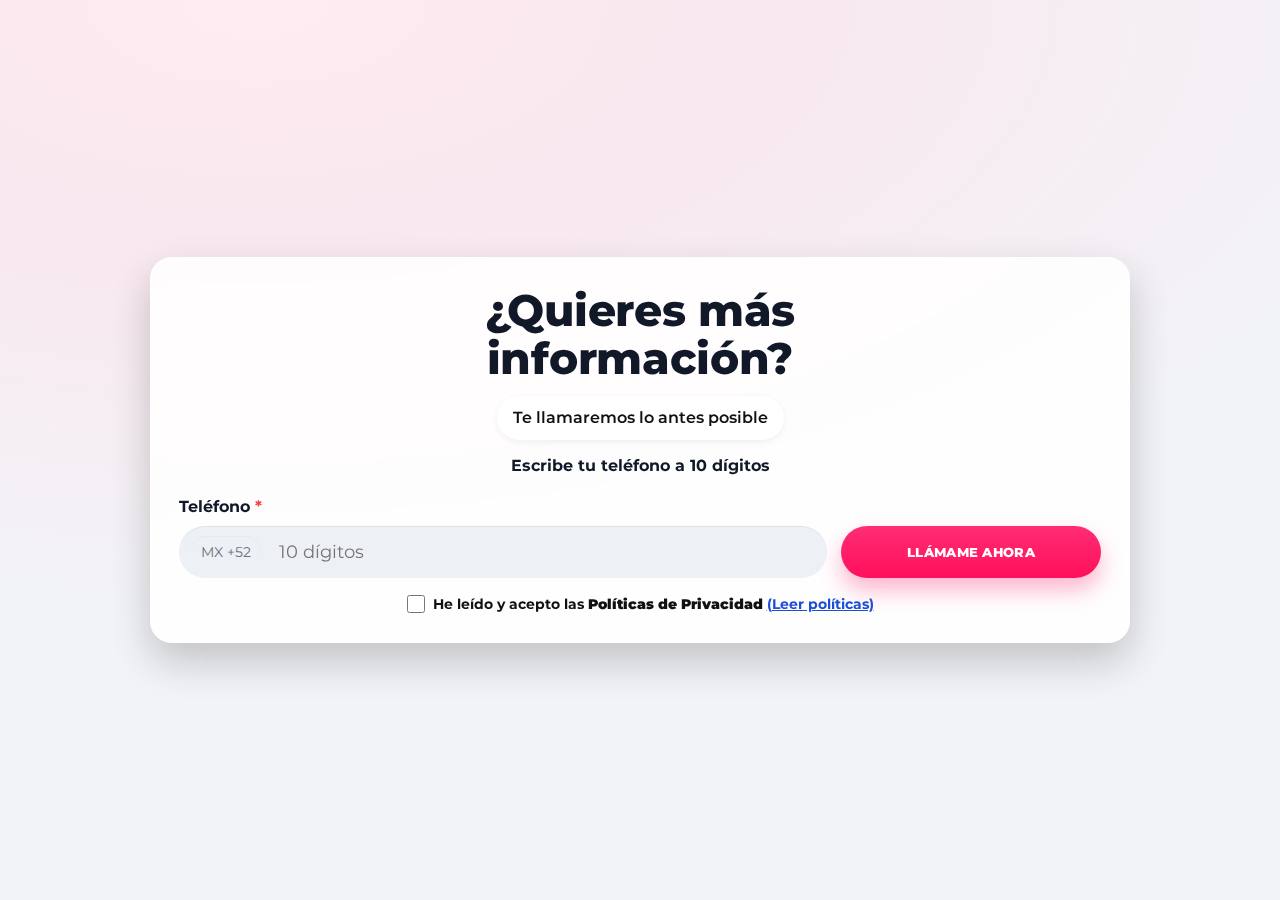
<file: getnet/getnet_celular.html>
<!DOCTYPE html>
<html lang="es">
  <head>
    <meta charset="UTF-8" />
    <meta name="viewport" content="width=device-width, initial-scale=1.0" />
    <meta http-equiv="Content-type" content="text/html; charset=UTF-8" />
    <link rel="stylesheet" href="../css/style_celular.css?v=1" />
    <title>GetNet — Celular</title>
  </head>
  <body>
    <!-- Pon aquí tu imagen si quieres (GitHub Pages, CDN, etc.) -->
    <!-- Ejemplo: style="--hero: url('https://tu-dominio/img/medicos-bg.jpg')" -->
    <div class="hero" style="">
      <div class="sf-wtl">
        <form
          class="form-card"
          action="https://webto.salesforce.com/servlet/servlet.WebToLead?encoding=UTF-8&orgId=00DHr00000FbZln"
          method="POST"
        >
          <!-- Título + subtítulos -->
          <h1 class="title">¿Quieres más<br />información?</h1>
          <div style="text-align: center">
            <span class="badge">Te llamaremos lo antes posible</span>
          </div>
          <p class="lead">Escribe tu teléfono a 10 dígitos</p>

          <!-- Requeridos por SF -->
          <input type="hidden" name="oid" value="00DHr00000FbZln" />
          <input
            type="hidden"
            name="retURL"
            value="https://inconnect.mx/gracias-medicos-1/"
          />

          <!-- Ocultos (no obligatorios) -->
          <input
            type="hidden"
            id="00NHr00001cZCHa"
            name="00NHr00001cZCHa"
            value="Formulario Landing"
          />
          <input
            type="hidden"
            id="00NHr00001cZCGI"
            name="00NHr00001cZCGI"
            value="Página GetNet Celular"
          />
          <input
            type="hidden"
            id="00NHr00001cZC5o"
            name="00NHr00001cZC5o"
            value="Nuevo"
          />
          <input
            type="hidden"
            id="00NHr00001SBgoa"
            name="00NHr00001SBgoa"
            value="En la cola"
          />

          <!-- Fila: Teléfono + Botón -->
          <!-- Teléfono + botón (label fuera de la fila) -->
          <div class="field">
            <label for="mobile">Teléfono <span class="req">*</span></label>

            <div class="controls-row">
              <div class="phone-wrap">
                <span class="prefix">MX +52</span>
                <input
                  id="mobile"
                  name="mobile"
                  type="tel"
                  minlength="10"
                  maxlength="10"
                  pattern="[0-9]{10}"
                  inputmode="numeric"
                  placeholder="10 dígitos"
                  title="Ingresa exactamente 10 dígitos"
                  required
                  oninput="this.value=this.value.replace(/[^0-9]/g,'').slice(0,10)"
                />
              </div>

              <button type="submit" class="btn-submit" formtarget="_blank">
                LLÁMAME AHORA
              </button>
            </div>
          </div>

          <!-- Consentimiento -->
          <label class="consent">
            <input type="checkbox" name="intereses" value="Acepto" required />
            <span
              >He leído y acepto las <strong>Políticas de Privacidad</strong>
              <a
                href="https://getnet.inconnect.mx/aviso-de-privacidad/"
                target="_blank"
                rel="noopener"
              >
                (Leer políticas)</a
              >
            </span>
          </label>
        </form>
      </div>
    </div>
  </body>
</html>
</file>
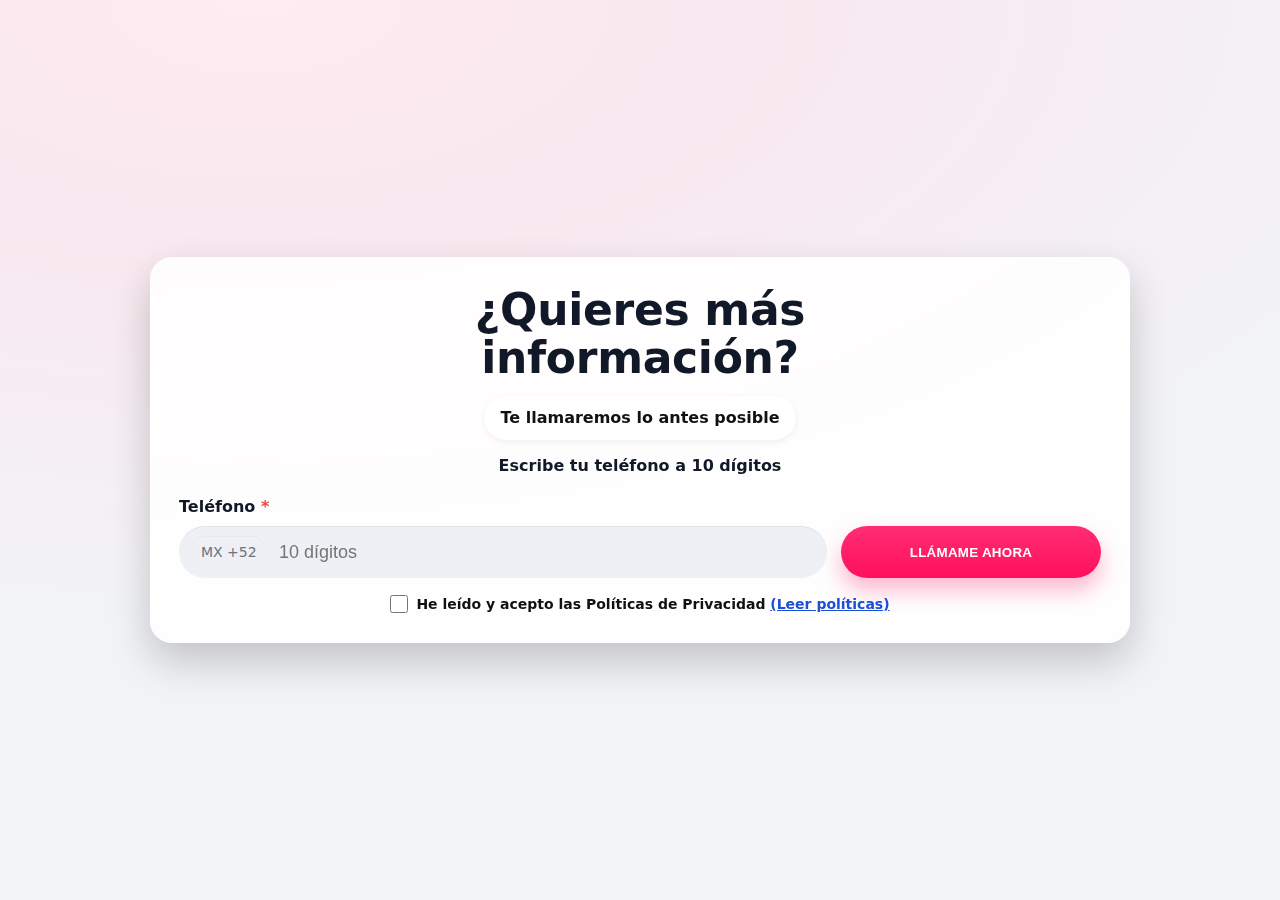
<file: medicos/medicos_celular.html>
<!DOCTYPE html>
<html lang="es">
  <head>
    <meta charset="UTF-8" />
    <meta name="viewport" content="width=device-width, initial-scale=1.0" />
    <meta http-equiv="Content-type" content="text/html; charset=UTF-8" />
    <title>Médicos — Celular</title>
    <style>
      :root {
        --pink: #ff2d74;
        --pink2: #ff0f5b;
        --card-bg: rgba(255, 255, 255, 0.88); /* blanco semitransparente */
        --text: #111827;
        --muted: #6b7280;
      }
      * {
        box-sizing: border-box;
      }
      html,
      body {
        height: 100%;
      }
      body {
        margin: 0;
        font: 16px/1.45 system-ui, -apple-system, Segoe UI, Roboto, Arial;
      }
      .hero {
        min-height: 100vh;
        display: grid;
        place-items: center;
        padding: 24px;
        /* FONDO: usa tu imagen o deja el gradiente */
        background: var(
          --hero,
          radial-gradient(
            1200px 600px at 20% 0%,
            #ffebf2 0%,
            #f9e8ef 40%,
            #f2f3f7 100%
          )
        );
        background-size: cover;
        background-position: center;
      }
      .sf-wtl {
        width: min(100%, 980px);
      }

      .form-card {
        background: var(--card-bg);
        backdrop-filter: saturate(160%) blur(8px);
        -webkit-backdrop-filter: saturate(160%) blur(8px);
        border-radius: 22px;
        padding: clamp(18px, 3.6vw, 28px);
        box-shadow: 0 18px 40px rgba(0, 0, 0, 0.2);
        border: 1px solid rgba(255, 255, 255, 0.65);
        color: var(--text);
      }

      .title {
        font-size: clamp(28px, 5.2vw, 44px);
        line-height: 1.1;
        margin: 0 0 10px;
        font-weight: 800;
        letter-spacing: -0.3px;
        text-align: center;
      }
      .badge {
        display: inline-block;
        background: #fff;
        color: #111;
        padding: 10px 16px;
        border-radius: 999px;
        font-weight: 600;
        box-shadow: 0 2px 6px rgba(0, 0, 0, 0.06);
        margin: 4px auto 8px;
        text-align: center;
      }
      .lead {
        text-align: center;
        font-weight: 700;
        margin: 6px 0 18px;
      }

      /* Fila solo con input + botón, centrados verticalmente */
      .controls-row {
        display: grid;
        gap: 14px;
        grid-template-columns: 1fr; /* móvil: una columna */
        align-items: center; /* centra verticalmente */
      }
      @media (min-width: 720px) {
        .controls-row {
          grid-template-columns: 1fr 260px; /* desktop: input | botón */
        }
      }

      label {
        display: block;
        font-weight: 700;
        margin-bottom: 8px;
      }
      .req {
        color: #ef4444;
      }

      .phone-wrap {
        position: relative;
      }
      .phone-wrap .prefix {
        position: absolute;
        left: 12px;
        top: 50%;
        transform: translateY(-50%);
        font-size: 14px;
        color: var(--muted);
        background: #edf0f5;
        padding: 6px 10px;
        border-radius: 999px;
        pointer-events: none;
        box-shadow: inset 0 1px 0 rgba(0, 0, 0, 0.04);
      }
      .phone-wrap input {
        display: block;
        width: 100%;
        border: 0;
        outline: 0;
        background: #edf0f5;
        color: #111;
        padding: 14px 16px 14px 100px; /* espacio para 'MX +52' */
        border-radius: 999px;
        font-size: 18px;
        box-shadow: inset 0 1px 0 rgba(0, 0, 0, 0.06);
      }
      .phone-wrap input:focus {
        box-shadow: 0 0 0 3px rgba(255, 30, 102, 0.25);
      }

      .btn-submit {
        display: inline-flex;
        justify-content: center;
        align-items: center;
        width: 100%;
        padding: 14px 26px;
        border-radius: 999px;
        border: 0;
        cursor: pointer;
        font-weight: 800;
        color: #fff;
        text-transform: uppercase;
        letter-spacing: 0.3px;
        background: linear-gradient(180deg, var(--pink), var(--pink2));
        box-shadow: 0 12px 22px rgba(255, 47, 112, 0.35);
        transition: transform 0.06s ease, filter 0.2s ease, box-shadow 0.2s ease;
      }
      @media (min-width: 720px) {
        .btn-submit {
          width: auto;
          min-width: 240px;
          height: 52px;
        }
        .phone-wrap input {
          height: 52px;
        }
      }
      .btn-submit:hover {
        filter: brightness(1.05);
      }
      .btn-submit:active {
        transform: translateY(1px);
      }

      /* Reemplaza tu bloque .consent por este */
      .consent {
        margin: 16px auto 0; /* margen arriba y centrado horizontal */
        width: 100%; /* ocupa el ancho del form */
        display: flex;
        justify-content: center; /* centra el checkbox + texto */
        align-items: center; /* alinea verticalmente */
        gap: 8px;
        font-size: 14px;
        color: #111;
        text-align: center; /* centra el texto cuando hace wrap */
      }

      .consent input {
        width: 18px;
        height: 18px;
        margin: 0; /* quita el empuje hacia abajo */
      }

      .consent a {
        color: #1d4ed8;
        text-decoration: underline;
      }
    </style>
  </head>
  <body>
    <!-- Pon aquí tu imagen si quieres (GitHub Pages, CDN, etc.) -->
    <!-- Ejemplo: style="--hero: url('https://tu-dominio/img/medicos-bg.jpg')" -->
    <div class="hero" style="">
      <div class="sf-wtl">
        <form
          class="form-card"
          action="https://webto.salesforce.com/servlet/servlet.WebToLead?encoding=UTF-8&orgId=00DHr00000FbZln"
          method="POST"
        >
          <!-- Título + subtítulos -->
          <h1 class="title">¿Quieres más<br />información?</h1>
          <div style="text-align: center">
            <span class="badge">Te llamaremos lo antes posible</span>
          </div>
          <p class="lead">Escribe tu teléfono a 10 dígitos</p>

          <!-- Requeridos por SF -->
          <input type="hidden" name="oid" value="00DHr00000FbZln" />
          <input
            type="hidden"
            name="retURL"
            value="https://inconnect.mx/gracias-medicos-1/"
          />

          <!-- Ocultos (no obligatorios) -->
          <input
            type="hidden"
            id="00NHr00001cZCHa"
            name="00NHr00001cZCHa"
            value="Formulario Landing"
          />
          <input
            type="hidden"
            id="00NHr00001cZCGI"
            name="00NHr00001cZCGI"
            value="Página Médicos"
          />
          <input
            type="hidden"
            id="00NHr00001cZC5o"
            name="00NHr00001cZC5o"
            value="Nuevo"
          />
          <input
            type="hidden"
            id="00NHr00001SBgoa"
            name="00NHr00001SBgoa"
            value="En la cola"
          />

          <!-- Fila: Teléfono + Botón -->
          <!-- Teléfono + botón (label fuera de la fila) -->
          <div class="field">
            <label for="mobile">Teléfono <span class="req">*</span></label>

            <div class="controls-row">
              <div class="phone-wrap">
                <span class="prefix">MX +52</span>
                <input
                  id="mobile"
                  name="mobile"
                  type="tel"
                  minlength="10"
                  maxlength="10"
                  pattern="[0-9]{10}"
                  inputmode="numeric"
                  placeholder="10 dígitos"
                  title="Ingresa exactamente 10 dígitos"
                  required
                  oninput="this.value=this.value.replace(/[^0-9]/g,'').slice(0,10)"
                />
              </div>

              <button type="submit" class="btn-submit" formtarget="_blank">
                LLÁMAME AHORA
              </button>
            </div>
          </div>

          <!-- Consentimiento -->
          <label class="consent">
            <input type="checkbox" name="intereses" value="Acepto" required />
            <span
              >He leído y acepto las <strong>Políticas de Privacidad</strong>
              <a
                href="https://getnet.inconnect.mx/aviso-de-privacidad/"
                target="_blank"
                rel="noopener"
              >
                (Leer políticas)</a
              >
            </span>
          </label>
        </form>
      </div>
    </div>
  </body>
</html>
</file>
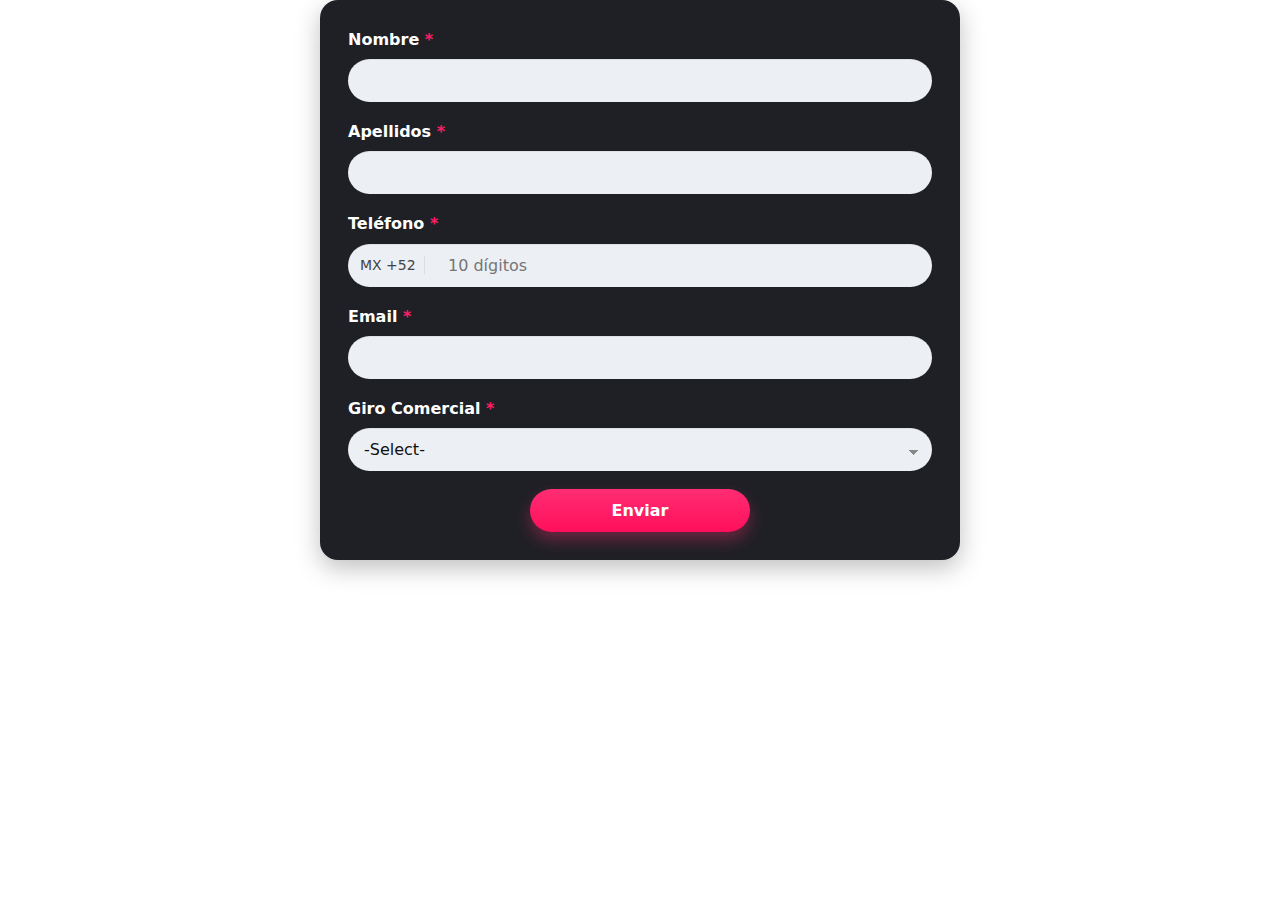
<file: ofertas/oferta.html>
<!DOCTYPE html>
<html lang="en">
  <head>
    <meta charset="UTF-8" />
    <meta name="viewport" content="width=device-width, initial-scale=1.0" />
    <meta http-equiv="Content-type" content="text/html; charset=UTF-8" />
    <link rel="stylesheet" href="../css/style.css?v=1" />
    <title>Buen fin</title>
  </head>
  <body>
    <div class="sf-wtl">
      <form
        class="form-card"
        action="https://webto.salesforce.com/servlet/servlet.WebToLead?encoding=UTF-8&orgId=00DHr00000FbZln"
        method="POST"
      >
        <input type="hidden" name="oid" value="00DHr00000FbZln" />
        <input
          type="hidden"
          name="retURL"
          value="https://inconnect.mx/gracias-medicos-1/"
        />

        <!-- Ocultos (no obligatorios) -->
        <!-- Fuente de leads -->
        <input
          type="hidden"
          id="00NHr00001cZCHa"
          name="00NHr00001cZCHa"
          value="Formulario Landing"
        />

        <!-- Page Name -->
        <input
          type="hidden"
          id="00NHr00001cZCGI"
          name="00NHr00001cZCGI"
          value="Página Buen Fin"
        />

        <!-- Tipo -->
        <input
          type="hidden"
          id="00NHr00001cZC5o"
          name="00NHr00001cZC5o"
          value="Nuevo"
        />

        <!-- Fase -->
        <input
          type="hidden"
          id="00NHr00001SBgoa"
          name="00NHr00001SBgoa"
          value="En la cola"
        />

        <div class="field">
          <label for="first_name">Nombre <span class="req">*</span></label>
          <input
            id="first_name"
            name="first_name"
            type="text"
            maxlength="40"
            required
            autocomplete="given-name"
          />
        </div>

        <div class="field">
          <label for="last_name">Apellidos <span class="req">*</span></label>
          <input
            id="last_name"
            name="last_name"
            type="text"
            maxlength="80"
            required
            autocomplete="family-name"
          />
        </div>

        <div class="field">
          <label for="mobile">Teléfono <span class="req">*</span></label>
          <div class="phone-wrap">
            <span class="prefix">MX +52</span>
            <input
              id="mobile"
              name="mobile"
              type="tel"
              minlength="10"
              maxlength="10"
              pattern="[0-9]{10}"
              inputmode="numeric"
              placeholder="10 dígitos"
              title="Ingresa exactamente 10 dígitos"
              required
              oninput="this.value=this.value.replace(/[^0-9]/g,'').slice(0,10)"
            />
          </div>
        </div>

        <div class="field">
          <label for="email">Email <span class="req">*</span></label>
          <input
            id="email"
            name="email"
            type="email"
            maxlength="80"
            required
            autocomplete="email"
          />
        </div>

        <div class="field">
          <label for="00NHr00001cBZIx"
            >Giro Comercial <span class="req">*</span></label
          >
          <select
            id="00NHr00001cBZIx"
            name="00NHr00001cBZIx"
            title="Giro"
            required
          >
            <option value="" disabled selected>-Select-</option>
            <option value="Agencias de Viajes">Agencias de Viajes</option>
            <option value="Aseguradoras">Aseguradoras</option>
            <option value="Beneficencia">Beneficencia</option>
            <option value="Colegios y Universidades">
              Colegios y Universidades
            </option>
            <option value="Comida Rápida">Comida Rápida</option>
            <option value="Educación Basica">Educación Basica</option>
            <option value="Entretenimiento">Entretenimiento</option>
            <option value="Farmacias">Farmacias</option>
            <option value="Telecomunicaciones">Telecomunicaciones</option>
            <option value="Gasolineras">Gasolineras</option>
            <option value="Gobierno">Gobierno</option>
            <option value="Guarderías">Guarderías</option>
            <option value="Hospitales">Hospitales</option>
            <option value="Hoteles">Hoteles</option>
            <option value="Medicos y dentistas">Medicos y dentistas</option>
            <option value="Misceláneas">Misceláneas</option>
            <option value="Otros">Otros</option>
            <option value="Peaje">Peaje</option>
            <option value="Refacciones y Ferreterías">
              Refacciones y Ferreterías
            </option>
            <option value="Renta de Autos">Renta de Autos</option>
            <option value="Restaurantes">Restaurantes</option>
            <option value="Salones de belleza">Salones de belleza</option>
            <option value="Estacionamientos">Estacionamientos</option>
            <option value="supermercados">supermercados</option>
            <option value="Transporte Aereo">Transporte Aereo</option>
            <option value="Transporte Terrestre de Pasajeros">
              Transporte Terrestre de Pasajeros
            </option>
            <option value="Ventas al detalle (Retail)">
              Ventas al detalle (Retail)
            </option>
          </select>
        </div>

        <button type="submit" class="btn-submit" formtarget="_blank">
          Enviar
        </button>
      </form>
    </div>
  </body>
</html>
</file>
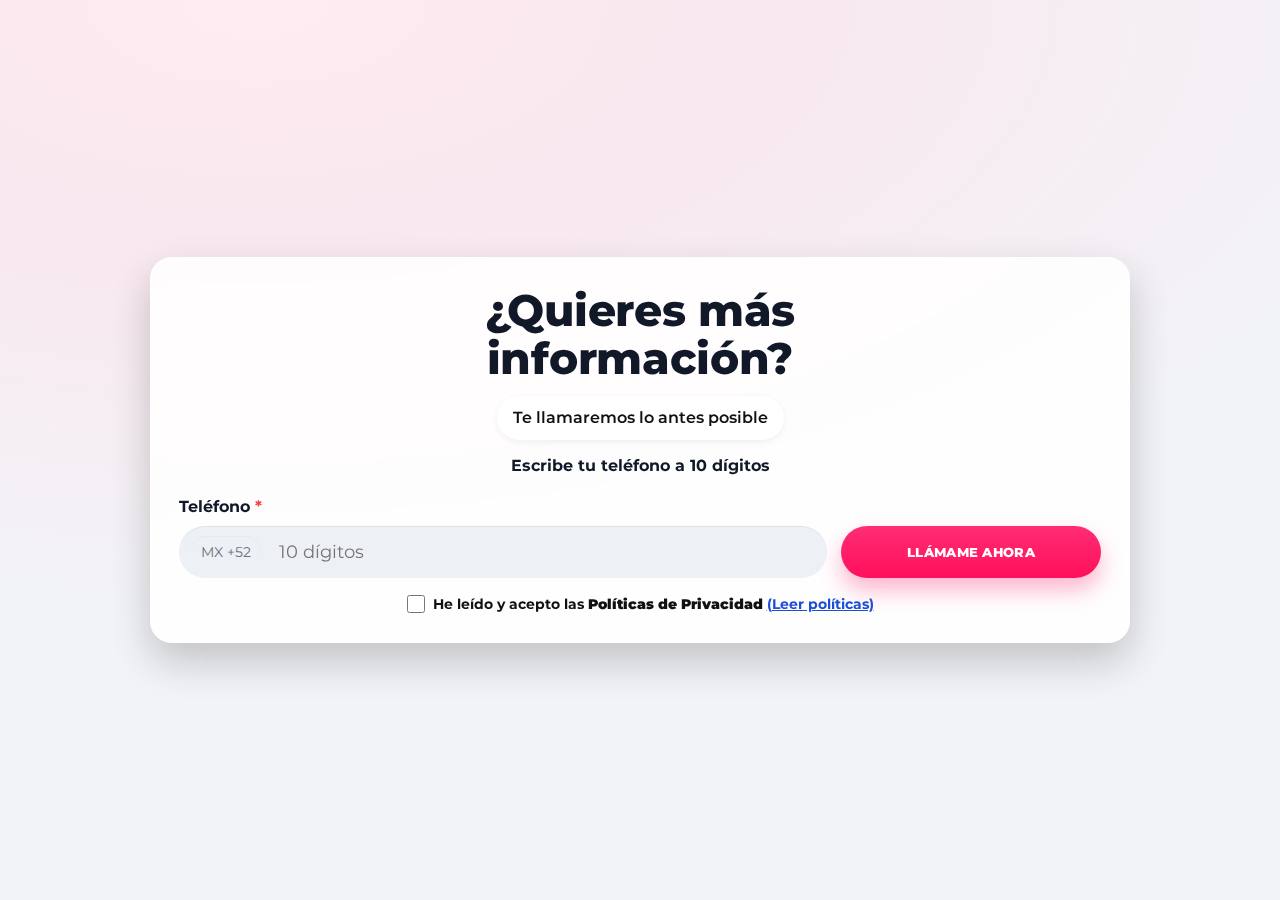
<file: ofertas/oferta_celular.html>
<!DOCTYPE html>
<html lang="es">
  <head>
    <meta charset="UTF-8" />
    <meta name="viewport" content="width=device-width, initial-scale=1.0" />
    <meta http-equiv="Content-type" content="text/html; charset=UTF-8" />
    <link rel="stylesheet" href="../css/style_celular.css?v=1" />
    <title>Buen Fin — Celular</title>
  </head>
  <body>
    <!-- Pon aquí tu imagen si quieres (GitHub Pages, CDN, etc.) -->
    <!-- Ejemplo: style="--hero: url('https://tu-dominio/img/medicos-bg.jpg')" -->
    <div class="hero" style="">
      <div class="sf-wtl">
        <form
          class="form-card"
          action="https://webto.salesforce.com/servlet/servlet.WebToLead?encoding=UTF-8&orgId=00DHr00000FbZln"
          method="POST"
        >
          <!-- Título + subtítulos -->
          <h1 class="title">¿Quieres más<br />información?</h1>
          <div style="text-align: center">
            <span class="badge">Te llamaremos lo antes posible</span>
          </div>
          <p class="lead">Escribe tu teléfono a 10 dígitos</p>

          <!-- Requeridos por SF -->
          <input type="hidden" name="oid" value="00DHr00000FbZln" />
          <input
            type="hidden"
            name="retURL"
            value="https://inconnect.mx/gracias-medicos-1/"
          />

          <!-- Ocultos (no obligatorios) -->
          <input
            type="hidden"
            id="00NHr00001cZCHa"
            name="00NHr00001cZCHa"
            value="Formulario Landing"
          />
          <input
            type="hidden"
            id="00NHr00001cZCGI"
            name="00NHr00001cZCGI"
            value="Página Buen Fin Celular"
          />
          <input
            type="hidden"
            id="00NHr00001cZC5o"
            name="00NHr00001cZC5o"
            value="Nuevo"
          />
          <input
            type="hidden"
            id="00NHr00001SBgoa"
            name="00NHr00001SBgoa"
            value="En la cola"
          />

          <!-- Fila: Teléfono + Botón -->
          <!-- Teléfono + botón (label fuera de la fila) -->
          <div class="field">
            <label for="mobile">Teléfono <span class="req">*</span></label>

            <div class="controls-row">
              <div class="phone-wrap">
                <span class="prefix">MX +52</span>
                <input
                  id="mobile"
                  name="mobile"
                  type="tel"
                  minlength="10"
                  maxlength="10"
                  pattern="[0-9]{10}"
                  inputmode="numeric"
                  placeholder="10 dígitos"
                  title="Ingresa exactamente 10 dígitos"
                  required
                  oninput="this.value=this.value.replace(/[^0-9]/g,'').slice(0,10)"
                />
              </div>

              <button type="submit" class="btn-submit" formtarget="_blank">
                LLÁMAME AHORA
              </button>
            </div>
          </div>

          <!-- Consentimiento -->
          <label class="consent">
            <input type="checkbox" name="intereses" value="Acepto" required />
            <span
              >He leído y acepto las <strong>Políticas de Privacidad</strong>
              <a
                href="https://getnet.inconnect.mx/aviso-de-privacidad/"
                target="_blank"
                rel="noopener"
              >
                (Leer políticas)</a
              >
            </span>
          </label>
        </form>
      </div>
    </div>
  </body>
</html>
</file>
<file: css/style.css>
/* Fuente global (centralizada) */
@import url('https://fonts.googleapis.com/css2?family=Montserrat:wght@400;600;700;800&display=swap');

/* Reset suave */
* {
    box-sizing: border-box;
}

html,
body {
    height: auto;
    min-height: 100%;
}

body {
    margin: 0;
    background: transparent;
    font: 16px/1.45 'Montserrat', system-ui, -apple-system, Segoe UI, Roboto, Arial, sans-serif;
    -webkit-font-smoothing: antialiased;
    -moz-osx-font-smoothing: grayscale;
}

/* Asegura que controles de formulario usen la misma fuente */
input,
button,
select,
textarea,
label {
    font-family: inherit;
}

/* ===== Fix principal: nada se sale del ancho ===== */
.sf-wtl,
.sf-wtl *,
.sf-wtl *::before,
.sf-wtl *::after {
    box-sizing: border-box;
}

.sf-wtl {
    padding: 0;
    font-family: system-ui, -apple-system, Segoe UI, Roboto, Arial,
        sans-serif;
}

.sf-wtl .form-card {
    width: 100%;
    max-width: 640px;
    margin: 0 auto;
    border-radius: 16px;
    background: #1f2026;
    color: #fff;
    padding: clamp(16px, 3.2vw, 28px);
    border-radius: clamp(14px, 3vw, 18px);
    box-shadow: 0 8px 24px rgba(0, 0, 0, 0.25);
    overflow: hidden;
    /* recorta cualquier pixel rebelde */
}

.sf-wtl .field {
    margin-bottom: 18px;
}

.sf-wtl label {
    display: block;
    font-weight: 600;
    margin-bottom: 8px;
    color: #fff;
}

.sf-wtl .req {
    color: #ff1e66;
}

.sf-wtl input[type="text"],
.sf-wtl input[type="email"],
.sf-wtl input[type="tel"],
.sf-wtl select {
    display: block;
    width: 100%;
    max-width: 100%;
    border: none;
    outline: none;
    background: #eceff3;
    color: #111;
    padding: clamp(11px, 2.4vw, 12px) clamp(14px, 3vw, 16px);
    border-radius: 999px;
    font-size: clamp(15px, 2.6vw, 16px);
    box-shadow: inset 0 1px 0 rgba(0, 0, 0, 0.06);
}

.sf-wtl select {
    appearance: none;
    background-image: linear-gradient(45deg, transparent 50%, #888 50%),
        linear-gradient(135deg, #888 50%, transparent 50%);
    background-position: calc(100% - 18px) calc(1em + 6px),
        calc(100% - 13px) calc(1em + 6px);
    background-size: 6px 6px, 6px 6px;
    background-repeat: no-repeat;
    padding-right: 40px;
}

.sf-wtl input:focus,
.sf-wtl select:focus {
    box-shadow: 0 0 0 3px rgba(255, 30, 102, 0.3);
}

/* Teléfono */
.sf-wtl .phone-wrap {
    position: relative;
    width: 100%;
}

.sf-wtl .phone-wrap .prefix {
    position: absolute;
    left: 12px;
    top: 50%;
    transform: translateY(-50%);
    font-size: clamp(12px, 2.6vw, 14px);
    color: #444;
    background: #eceff3;
    padding: 2px 8px 2px 0;
    border-right: 1px solid rgba(0, 0, 0, 0.08);
    line-height: 1;
    pointer-events: none;
    border-radius: 999px 0 0 999px;
    /* mejor integración visual */
}

.sf-wtl .phone-wrap input {
    padding-left: clamp(74px, 18vw, 100px);
    /* espacio para el prefijo */
}

/* Botón */
.sf-wtl .btn-submit {
    display: block;
    width: clamp(160px, 40%, 220px);
    margin: 12px auto 0;
    border: none;
    cursor: pointer;
    padding: 12px 22px;
    border-radius: 999px;
    font-weight: 700;
    font-size: 16px;
    color: #fff;
    background: linear-gradient(180deg, #ff2d74, #ff0f5b);
    box-shadow: 0 8px 16px rgba(255, 47, 112, 0.35);
    transition: transform 0.06s ease, box-shadow 0.2s ease, filter 0.2s ease;
}

.sf-wtl .btn-submit:hover {
    filter: brightness(1.05);
}

.sf-wtl .btn-submit:active {
    transform: translateY(1px);
    box-shadow: 0 6px 12px rgba(255, 47, 112, 0.28);
}

/* Breakpoints */
@media (max-width: 480px) {
    .sf-wtl .form-card {
        margin: 16px;
    }

    .sf-wtl .btn-submit {
        width: 100%;
    }

    .sf-wtl .phone-wrap input {
        padding-left: 74px;
    }
}

@media (min-width: 900px) {
    .sf-wtl .form-card {
        width: min(100%, 680px);
    }
}
</file>
<file: css/style_celular.css>
/* C E L U L A R */
/* Fuente global (centralizada) */
@import url('https://fonts.googleapis.com/css2?family=Montserrat:wght@400;600;700;800&display=swap');

/* Reset suave */
* {
    box-sizing: border-box;
}

html,
body {
    height: 100%;
}

body {
    margin: 0;
    font: 16px/1.45 'Montserrat', system-ui, -apple-system, Segoe UI, Roboto, Arial, sans-serif;
    -webkit-font-smoothing: antialiased;
    -moz-osx-font-smoothing: grayscale;
}

:root {
    --pink: #ff2d74;
    --pink2: #ff0f5b;
    --card-bg: rgba(255, 255, 255, 0.88);
    /* blanco semitransparente */
    --text: #111827;
    --muted: #6b7280;
}

* {
    box-sizing: border-box;
}

/* html,
body {
    height: 100%;
}

body {
    margin: 0;
    font: 16px/1.45 "Montserrat", system-ui, -apple-system, Segoe UI, Roboto, Arial, sans-serif;
} */

/* Asegura que controles de formulario usen la misma fuente */
input,
button,
select,
textarea,
label {
    font-family: inherit;
}

.hero {
    min-height: 100vh;
    display: grid;
    place-items: center;
    padding: 24px;
    /* FONDO: usa tu imagen o deja el gradiente */
    background: var(--hero,
            radial-gradient(1200px 600px at 20% 0%,
                #ffebf2 0%,
                #f9e8ef 40%,
                #f2f3f7 100%));
    background-size: cover;
    background-position: center;
}

.sf-wtl {
    width: min(100%, 980px);
}

.form-card {
    background: var(--card-bg);
    backdrop-filter: saturate(160%) blur(8px);
    -webkit-backdrop-filter: saturate(160%) blur(8px);
    border-radius: 22px;
    padding: clamp(18px, 3.6vw, 28px);
    box-shadow: 0 18px 40px rgba(0, 0, 0, 0.2);
    border: 1px solid rgba(255, 255, 255, 0.65);
    color: var(--text);
}

.title {
    font-size: clamp(28px, 5.2vw, 44px);
    line-height: 1.1;
    margin: 0 0 10px;
    font-weight: 800;
    letter-spacing: -0.3px;
    text-align: center;
}

.badge {
    display: inline-block;
    background: #fff;
    color: #111;
    padding: 10px 16px;
    border-radius: 999px;
    font-weight: 600;
    box-shadow: 0 2px 6px rgba(0, 0, 0, 0.06);
    margin: 4px auto 8px;
    text-align: center;
}

.lead {
    text-align: center;
    font-weight: 700;
    margin: 6px 0 18px;
}

/* Fila solo con input + botón, centrados verticalmente */
.controls-row {
    display: grid;
    gap: 14px;
    grid-template-columns: 1fr;
    /* móvil: una columna */
    align-items: center;
    /* centra verticalmente */
}

@media (min-width: 720px) {
    .controls-row {
        grid-template-columns: 1fr 260px;
        /* desktop: input | botón */
    }
}

label {
    display: block;
    font-weight: 700;
    margin-bottom: 8px;
}

.req {
    color: #ef4444;
}

.phone-wrap {
    position: relative;
}

.phone-wrap .prefix {
    position: absolute;
    left: 12px;
    top: 50%;
    transform: translateY(-50%);
    font-size: 14px;
    color: var(--muted);
    background: #edf0f5;
    padding: 6px 10px;
    border-radius: 999px;
    pointer-events: none;
    box-shadow: inset 0 1px 0 rgba(0, 0, 0, 0.04);
}

.phone-wrap input {
    display: block;
    width: 100%;
    border: 0;
    outline: 0;
    background: #edf0f5;
    color: #111;
    padding: 14px 16px 14px 100px;
    /* espacio para 'MX +52' */
    border-radius: 999px;
    font-size: 18px;
    box-shadow: inset 0 1px 0 rgba(0, 0, 0, 0.06);
}

.phone-wrap input:focus {
    box-shadow: 0 0 0 3px rgba(255, 30, 102, 0.25);
}

.btn-submit {
    display: inline-flex;
    justify-content: center;
    align-items: center;
    width: 100%;
    padding: 14px 26px;
    border-radius: 999px;
    border: 0;
    cursor: pointer;
    font-weight: 800;
    color: #fff;
    text-transform: uppercase;
    letter-spacing: 0.3px;
    background: linear-gradient(180deg, var(--pink), var(--pink2));
    box-shadow: 0 12px 22px rgba(255, 47, 112, 0.35);
    transition: transform 0.06s ease, filter 0.2s ease, box-shadow 0.2s ease;
}

@media (min-width: 720px) {
    .btn-submit {
        width: auto;
        min-width: 240px;
        height: 52px;
    }

    .phone-wrap input {
        height: 52px;
    }
}

.btn-submit:hover {
    filter: brightness(1.05);
}

.btn-submit:active {
    transform: translateY(1px);
}

/* Reemplaza tu bloque .consent por este */
.consent {
    margin: 16px auto 0;
    /* margen arriba y centrado horizontal */
    width: 100%;
    /* ocupa el ancho del form */
    display: flex;
    justify-content: center;
    /* centra el checkbox + texto */
    align-items: center;
    /* alinea verticalmente */
    gap: 8px;
    font-size: 14px;
    color: #111;
    text-align: center;
    /* centra el texto cuando hace wrap */
}

.consent input {
    width: 18px;
    height: 18px;
    margin: 0;
    /* quita el empuje hacia abajo */
}

.consent a {
    color: #1d4ed8;
    text-decoration: underline;
}
</file>
